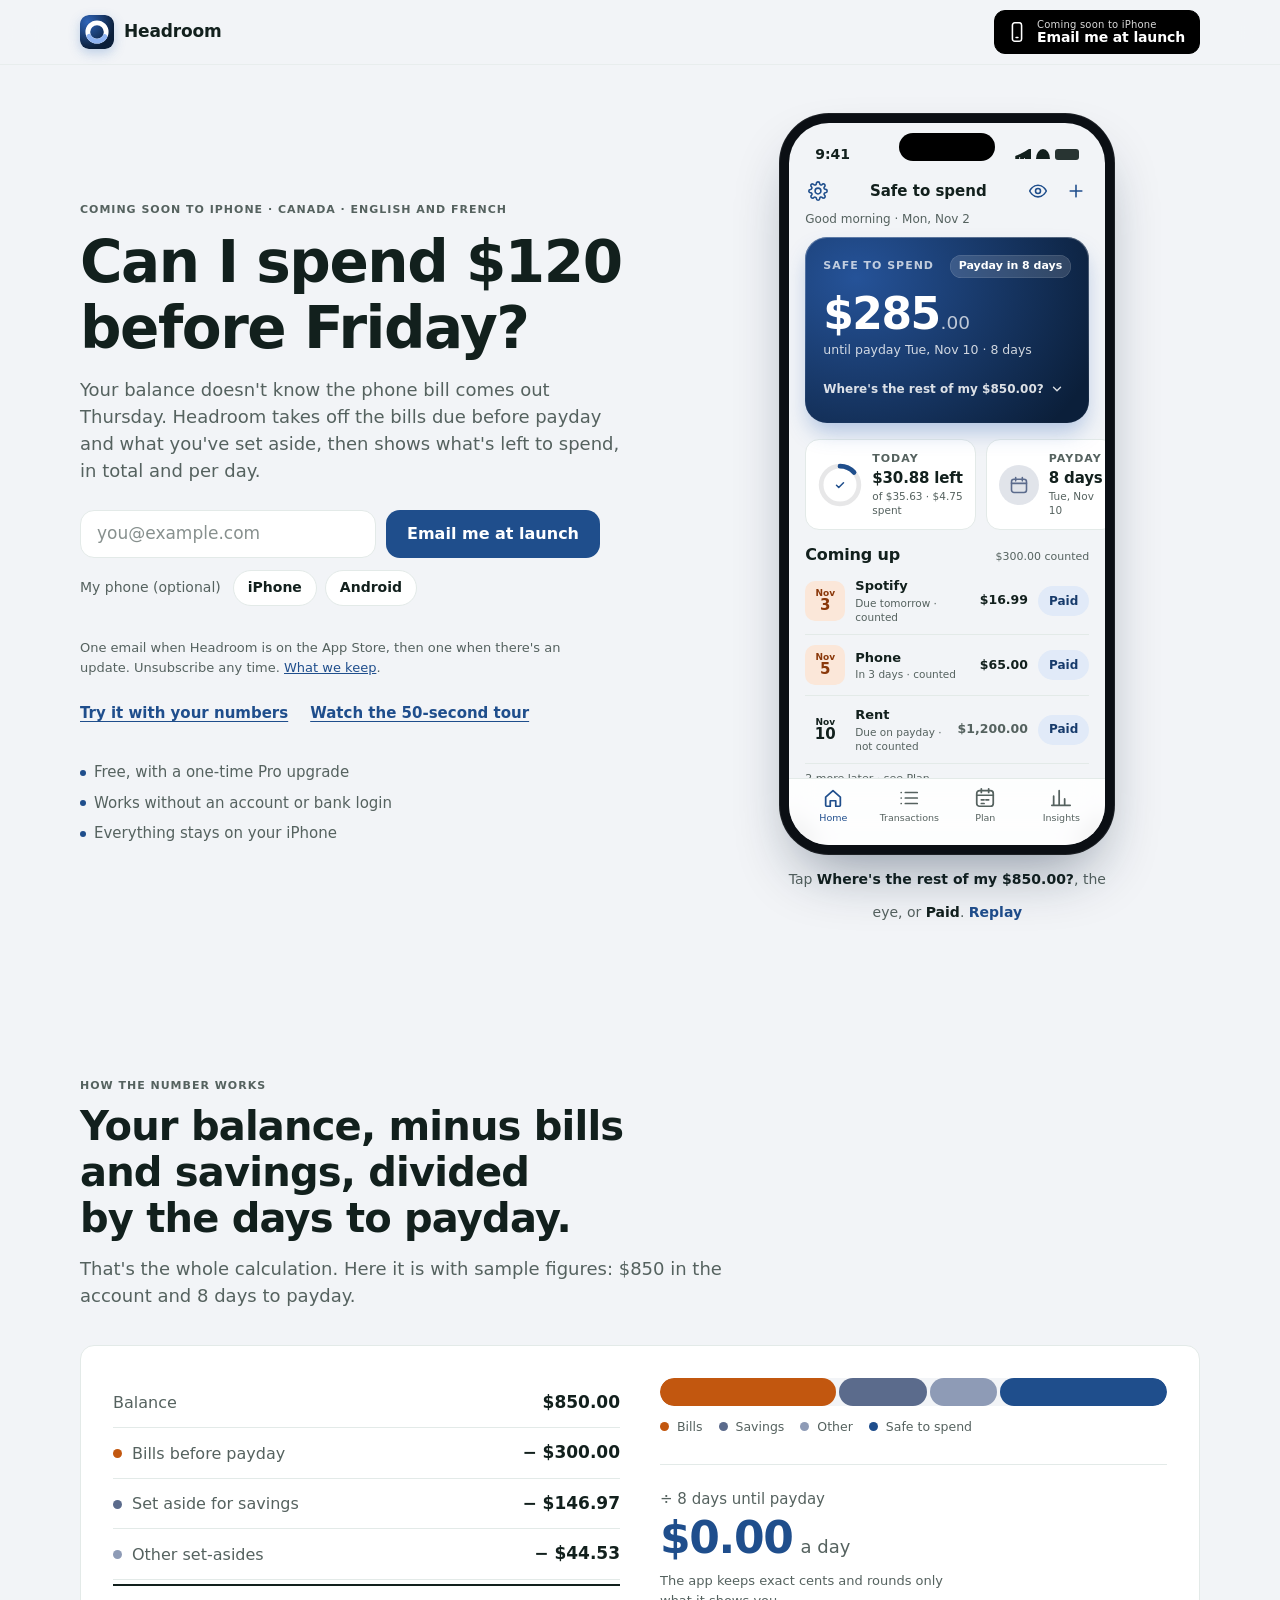
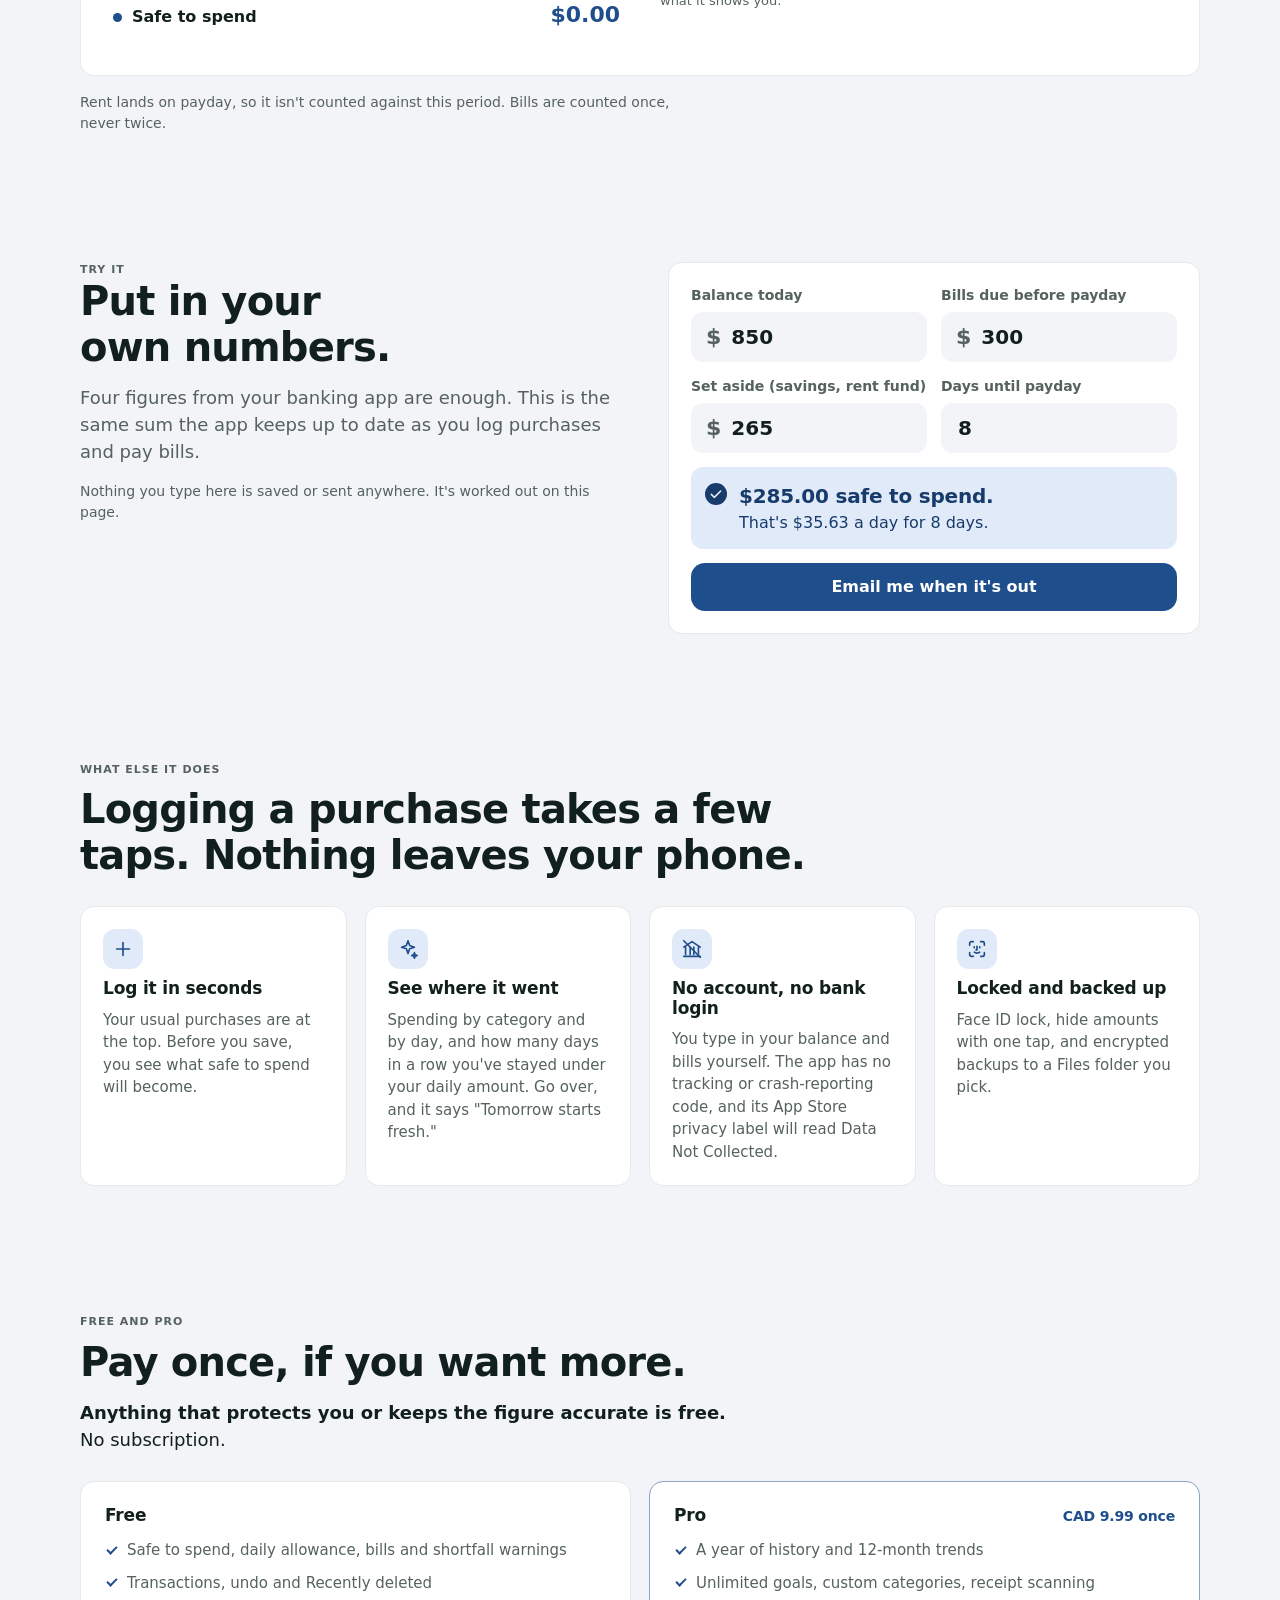
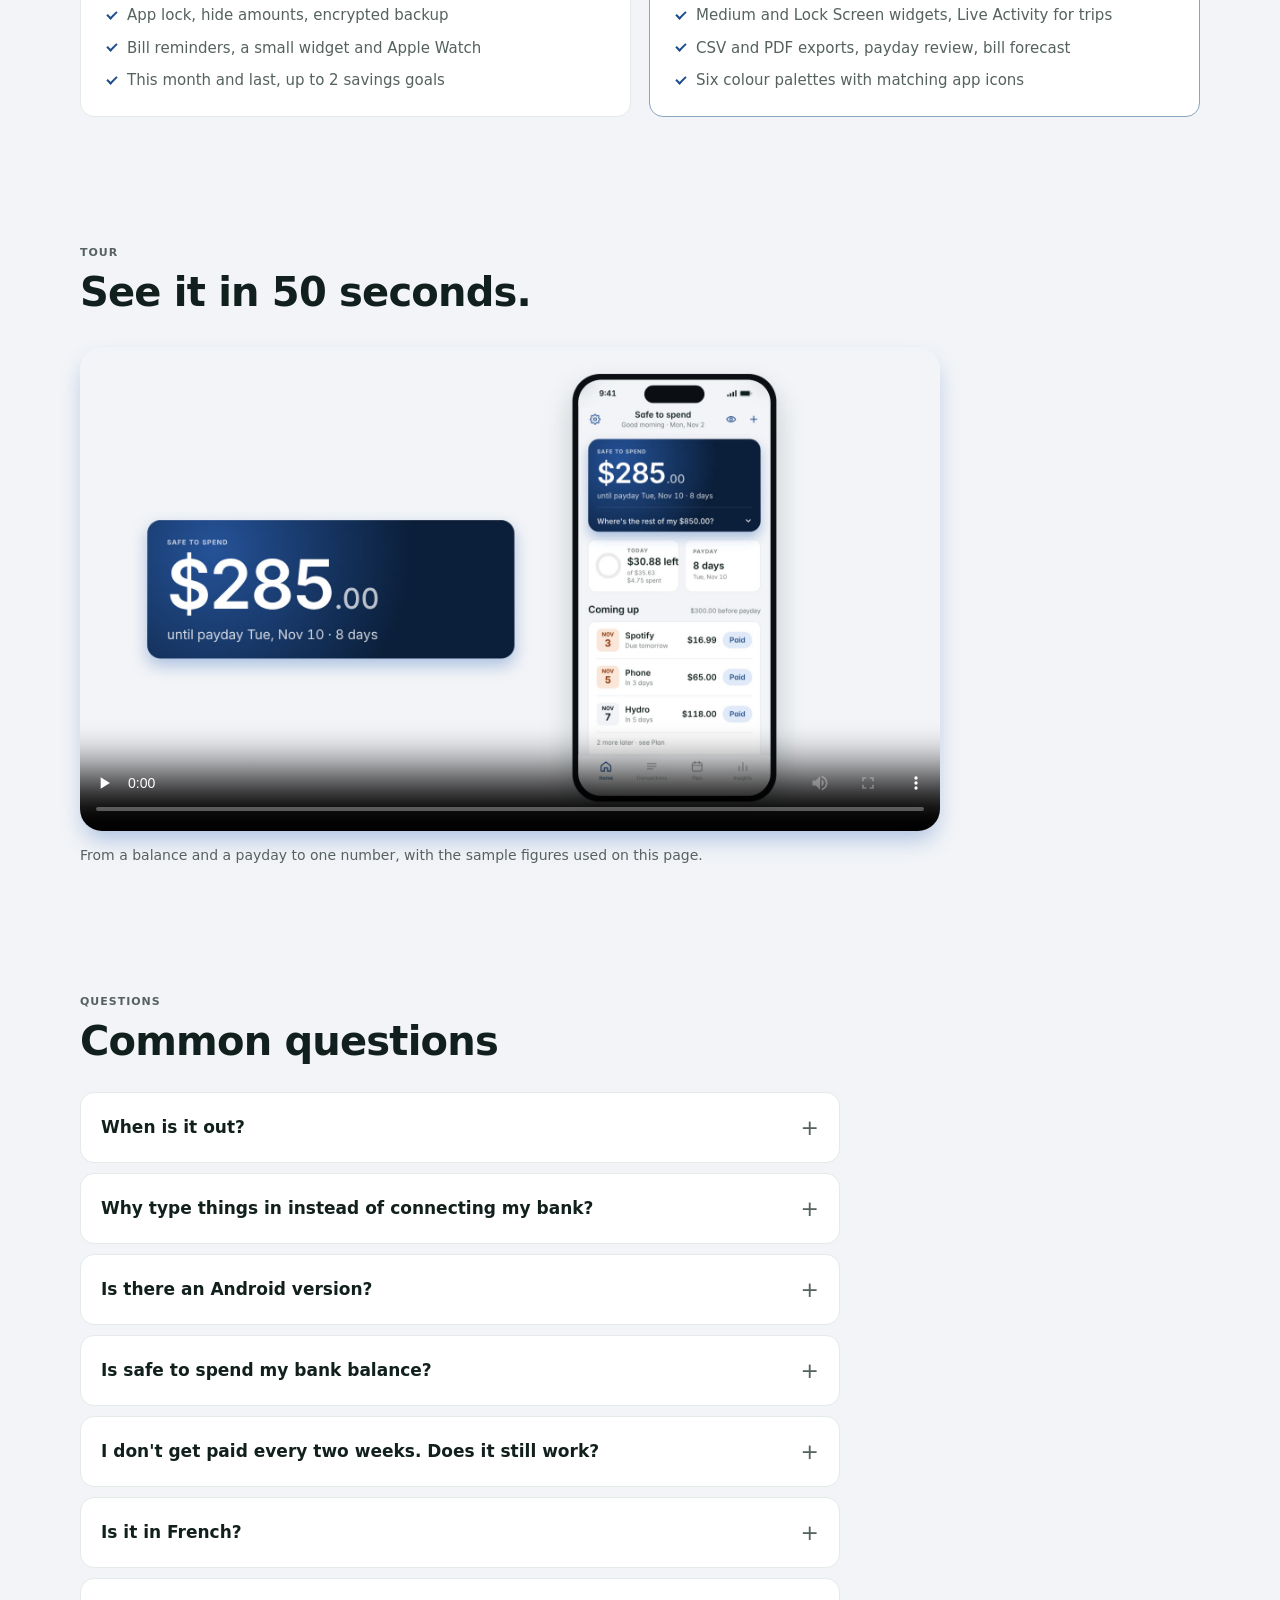
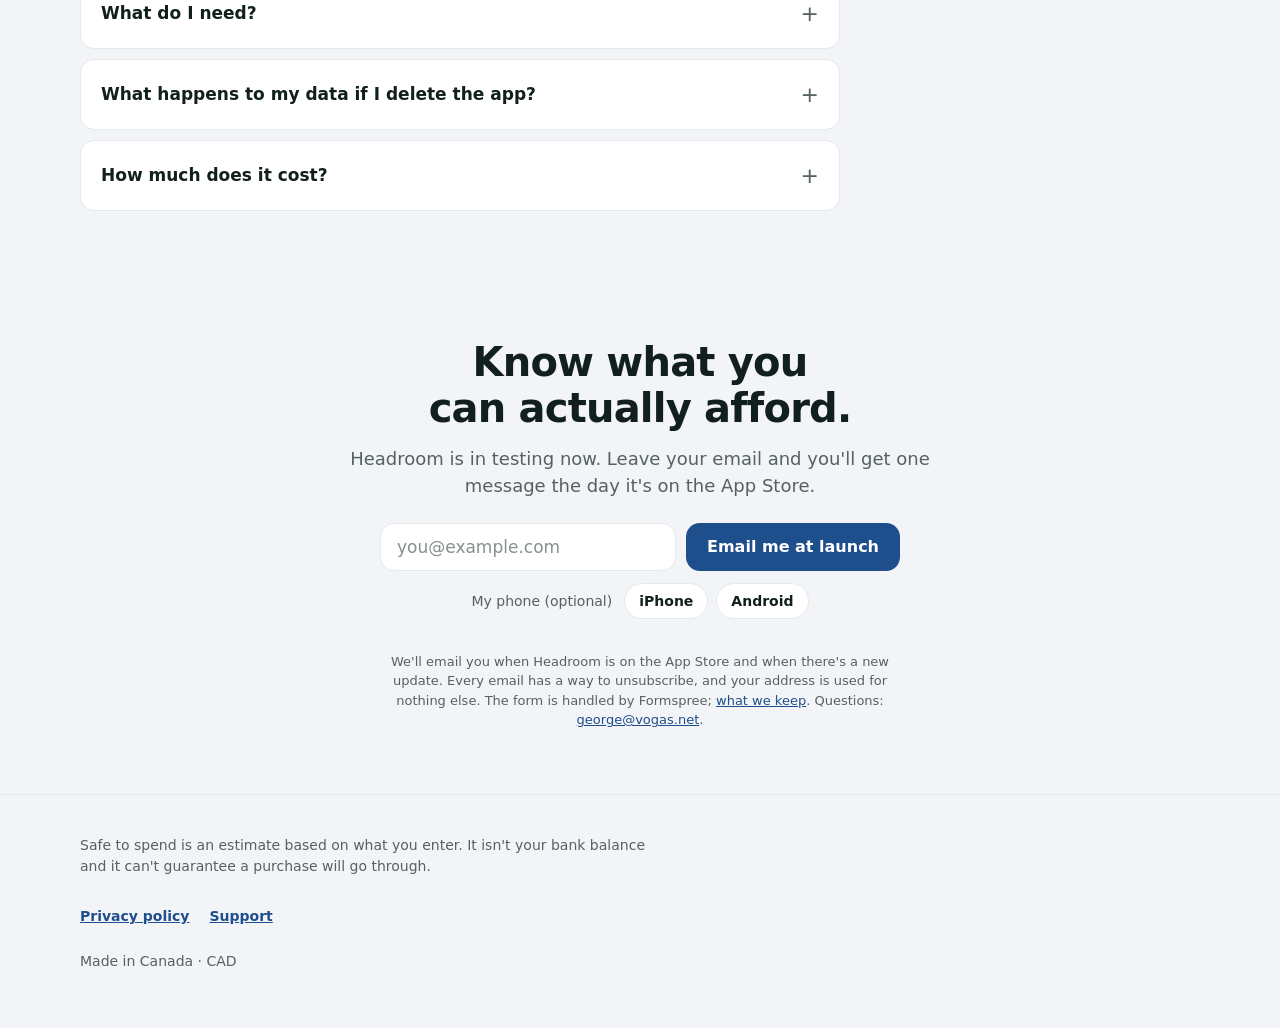
<file: index.html>
<!doctype html>
<html lang="en-CA">
<head>
<meta charset="utf-8">
<meta name="viewport" content="width=device-width, initial-scale=1, viewport-fit=cover">
<title>Headroom: safe to spend until payday (iPhone, Canada)</title>
<meta name="description" content="Headroom shows what's safe to spend until payday, after bills and savings. Private, offline, no bank login. Coming soon to iPhone in Canada. Free, with a one-time CAD 9.99 Pro upgrade.">
<meta name="color-scheme" content="light dark">
<meta name="theme-color" media="(prefers-color-scheme: light)" content="#F2F4F7">
<meta name="theme-color" media="(prefers-color-scheme: dark)" content="#0E1512">
<meta property="og:title" content="Headroom: safe to spend until payday">
<meta property="og:description" content="One number, until payday. What's safe to spend after bills and savings, on your iPhone, with no bank login.">
<meta property="og:type" content="website">
<meta property="og:url" content="https://gvogas.github.io/Spending-Tracker-pages/">
<meta property="og:image" content="https://gvogas.github.io/Spending-Tracker-pages/assets/promo-poster.jpg">
<meta name="twitter:card" content="summary_large_image">
<link rel="canonical" href="https://gvogas.github.io/Spending-Tracker-pages/">
<link rel="icon" href="data:image/svg+xml,%3Csvg xmlns='http://www.w3.org/2000/svg' viewBox='0 0 100 100'%3E%3Crect width='100' height='100' rx='22' fill='%230B1F3A'/%3E%3Ccircle cx='50' cy='50' r='27' fill='none' stroke='%23fff' stroke-width='14'/%3E%3Ccircle cx='50' cy='50' r='27' fill='none' stroke='%238FB4F2' stroke-width='14' stroke-dasharray='57 113' transform='rotate(30 50 50)'/%3E%3C/svg%3E">
<link rel="stylesheet" href="styles.css">
</head>
<body>
<a class="skip" href="#main">Skip to content</a>

<svg width="0" height="0" style="position:absolute" aria-hidden="true" focusable="false">
  <defs>
    <symbol id="i-gear" viewBox="0 0 24 24"><path d="M12 15.5a3.5 3.5 0 1 0 0-7 3.5 3.5 0 0 0 0 7Z"/><path d="M19.4 15a1.7 1.7 0 0 0 .3 1.8l.1.1a2 2 0 1 1-2.8 2.8l-.1-.1a1.7 1.7 0 0 0-1.8-.3 1.7 1.7 0 0 0-1 1.5V21a2 2 0 1 1-4 0v-.1a1.7 1.7 0 0 0-1.1-1.5 1.7 1.7 0 0 0-1.8.3l-.1.1a2 2 0 1 1-2.8-2.8l.1-.1a1.7 1.7 0 0 0 .3-1.8 1.7 1.7 0 0 0-1.5-1H3a2 2 0 1 1 0-4h.1a1.7 1.7 0 0 0 1.5-1.1 1.7 1.7 0 0 0-.3-1.8l-.1-.1a2 2 0 1 1 2.8-2.8l.1.1a1.7 1.7 0 0 0 1.8.3h.1a1.7 1.7 0 0 0 1-1.5V3a2 2 0 1 1 4 0v.1a1.7 1.7 0 0 0 1 1.5 1.7 1.7 0 0 0 1.8-.3l.1-.1a2 2 0 1 1 2.8 2.8l-.1.1a1.7 1.7 0 0 0-.3 1.8v.1a1.7 1.7 0 0 0 1.5 1H21a2 2 0 1 1 0 4h-.1a1.7 1.7 0 0 0-1.5 1Z"/></symbol>
    <symbol id="i-eye" viewBox="0 0 24 24"><path d="M2 12s3.5-7 10-7 10 7 10 7-3.5 7-10 7S2 12 2 12Z"/><circle cx="12" cy="12" r="3"/></symbol>
    <symbol id="i-eye-slash" viewBox="0 0 24 24"><path d="M3 3l18 18"/><path d="M10.6 5.3A10.6 10.6 0 0 1 12 5c6.5 0 10 7 10 7a17.4 17.4 0 0 1-2.6 3.6M6.4 6.6A17 17 0 0 0 2 12s3.5 7 10 7a10 10 0 0 0 4.3-1"/><path d="M9.9 9.9a3 3 0 0 0 4.2 4.2"/></symbol>
    <symbol id="i-plus" viewBox="0 0 24 24"><path d="M12 5v14M5 12h14"/></symbol>
    <symbol id="i-chevron" viewBox="0 0 24 24"><path d="M6 9l6 6 6-6"/></symbol>
    <symbol id="i-check" viewBox="0 0 24 24"><path d="M5 12.5l4.5 4.5L19 7.5"/></symbol>
    <symbol id="i-info" viewBox="0 0 24 24"><circle cx="12" cy="12" r="10"/><path d="M12 16v-5M12 8h.01"/></symbol>
    <symbol id="i-alert" viewBox="0 0 24 24"><circle cx="12" cy="12" r="10"/><path d="M12 8v5M12 16h.01"/></symbol>
    <symbol id="i-calendar" viewBox="0 0 24 24"><rect x="3" y="5" width="18" height="16" rx="3"/><path d="M3 10h18M8 3v4M16 3v4"/></symbol>
    <symbol id="i-sparkles" viewBox="0 0 24 24"><path d="M12 3l1.8 5.2L19 10l-5.2 1.8L12 17l-1.8-5.2L5 10l5.2-1.8L12 3ZM19 16l.8 2.2L22 19l-2.2.8L19 22l-.8-2.2L16 19l2.2-.8L19 16Z"/></symbol>
    <symbol id="i-home" viewBox="0 0 24 24"><path d="M4 11l8-7 8 7v9a1 1 0 0 1-1 1h-4v-6h-6v6H5a1 1 0 0 1-1-1v-9Z"/></symbol>
    <symbol id="i-list" viewBox="0 0 24 24"><path d="M8 6h13M8 12h13M8 18h13M3.5 6h.01M3.5 12h.01M3.5 18h.01"/></symbol>
    <symbol id="i-plan" viewBox="0 0 24 24"><rect x="3" y="4" width="18" height="17" rx="3"/><path d="M3 9h18M8 2v4M16 2v4M8 14h3M13 14h3M8 18h3"/></symbol>
    <symbol id="i-chart" viewBox="0 0 24 24"><path d="M4 20V10M10 20V4M16 20v-7M22 20H2"/></symbol>
    <symbol id="i-faceid" viewBox="0 0 24 24"><path d="M4 8V6a2 2 0 0 1 2-2h2M16 4h2a2 2 0 0 1 2 2v2M20 16v2a2 2 0 0 1-2 2h-2M8 20H6a2 2 0 0 1-2-2v-2"/><path d="M9 9.5v1M15 9.5v1M12 9v4h-1M9 15.5c.8.7 1.8 1 3 1s2.2-.3 3-1"/></symbol>
    <symbol id="i-bank-slash" viewBox="0 0 24 24"><path d="M3 10l9-6 9 6M5 10v8M10 10v8M14 10v8M19 10v8M3 20h18"/><path d="M3 3l18 18"/></symbol>
    <symbol id="i-phone" viewBox="0 0 24 24"><rect x="7" y="2" width="10" height="20" rx="2.5"/><path d="M11 18h2"/></symbol>
  </defs>
</svg>

<header class="nav">
  <div class="wrap nav-inner">
    <a class="brand" href="#top" aria-label="Headroom, back to top">
      <svg class="app-icon" viewBox="0 0 100 100" aria-hidden="true" focusable="false">
        <defs><radialGradient id="g-nav" cx="22%" cy="20%" r="80%"><stop offset="0" stop-color="#2E64B8"/><stop offset="1" stop-color="#0B1F3A"/></radialGradient></defs>
        <rect width="100" height="100" rx="23" fill="url(#g-nav)"/>
        <circle cx="50" cy="50" r="27" fill="none" stroke="#fff" stroke-width="14"/>
        <circle cx="50" cy="50" r="27" fill="none" stroke="#8FB4F2" stroke-width="14" stroke-dasharray="57 113" transform="rotate(30 50 50)"/>
      </svg>
      <span>Headroom</span>
    </a>
    <button type="button" class="store-badge pressable" id="store-badge">
      <svg aria-hidden="true" focusable="false"><use href="#i-phone"/></svg>
      <span class="store-badge-text"><small>Coming soon to iPhone</small>Email me at launch</span>
    </button>
  </div>
</header>

<main id="main">

<!-- 2. Hero -->
<section class="hero" id="top" aria-labelledby="hero-title">
  <div class="wrap hero-grid">
    <div class="hero-copy">
      <p class="eyebrow">Coming soon to iPhone · Canada · English and French</p>
      <h1 id="hero-title">Can I spend $120 before Friday?</h1>
      <p class="lede">Your balance doesn't know the phone bill comes out Thursday. Headroom takes off the bills due before payday and what you've set aside, then shows what's left to spend, in total and per day.</p>
      <form class="notify notify-hero js-notify" id="notify-hero" action="https://formspree.io/f/xpppegve" method="POST" novalidate>
        <input type="hidden" name="_subject" value="Headroom email list">
        <input type="hidden" name="list" value="launch and updates">
        <input type="hidden" name="placement" value="hero">
        <input type="hidden" name="ref" value="">
        <div class="notify-row">
          <label class="visually-hidden" for="notify-email-hero">Email address</label>
          <input class="notify-input js-notify-email" id="notify-email-hero" name="email" type="email" autocomplete="email" inputmode="email" required placeholder="you@example.com" aria-describedby="notify-status-hero notify-note-hero">
          <!-- Honeypot: people never see or fill it; Formspree drops submissions that do. -->
          <input class="visually-hidden" type="text" name="_gotcha" tabindex="-1" autocomplete="off" aria-hidden="true">
          <button class="btn btn-primary pressable js-notify-submit" type="submit">Email me at launch</button>
        </div>
        <fieldset class="notify-phone">
          <legend>My phone (optional)</legend>
          <label><input type="radio" name="phone" value="iPhone"><span>iPhone</span></label>
          <label><input type="radio" name="phone" value="Android"><span>Android</span></label>
        </fieldset>
        <p class="notify-status js-notify-status" id="notify-status-hero" role="status" aria-live="polite"></p>
        <p class="notify-note" id="notify-note-hero">One email when Headroom is on the App Store, then one when there's an update. Unsubscribe any time. <a href="privacy.html#email-list">What we keep</a>.</p>
      </form>
      <p class="hero-links"><a href="#try">Try it with your numbers</a><a href="#video">Watch the 50-second tour</a></p>
      <ul class="hero-points" aria-label="Highlights">
        <li>Free, with a one-time Pro upgrade</li>
        <li>Works without an account or bank login</li>
        <li>Everything stays on your iPhone</li>
      </ul>
    </div>

    <div class="hero-device">
      <div class="phone themed" id="hero-phone" data-theme="navy" role="group" aria-label="Interactive preview of the Home screen">
        <div class="screen">
          <div class="island" aria-hidden="true"></div>
          <div class="status" aria-hidden="true"><span>9:41</span><span class="status-icons"><i class="sig"></i><i class="wifi"></i><i class="bat"></i></span></div>
          <div class="navbar">
            <button type="button" class="nav-btn pressable" aria-label="Settings (preview)"><svg aria-hidden="true"><use href="#i-gear"/></svg></button>
            <span class="nav-title">Safe to spend</span>
            <span class="nav-right">
              <button type="button" class="nav-btn pressable js-hide-amounts" aria-pressed="false" aria-label="Hide amounts"><svg class="ic-eye" aria-hidden="true"><use href="#i-eye"/></svg><svg class="ic-eye-slash" aria-hidden="true"><use href="#i-eye-slash"/></svg></button>
              <button type="button" class="nav-btn pressable" aria-label="Add a transaction (preview)"><svg aria-hidden="true"><use href="#i-plus"/></svg></button>
            </span>
          </div>
          <div class="content" id="home-screen">
            <p class="greeting">Good morning · Mon, Nov 2</p>
            <section class="hero-card" aria-label="Safe to spend">
              <div class="hero-top"><span class="eyebrow on-hero">Safe to spend</span><span class="stamp">Payday in 8 days</span></div>
              <p class="money money-hero js-hero-figure amt" data-minor="28500" data-from="0" aria-label="Safe to spend, 285 dollars"><span class="whole">$0</span><span class="cents">.00</span></p>
              <p class="until">until payday Tue, Nov 10 · 8 days</p>
              <button type="button" class="hero-link pressable js-split-toggle" aria-expanded="false" aria-controls="split-card"><span class="js-split-label">Where's the rest of my <span class="amt" data-amt="$850.00">$850.00</span>?</span><svg class="chev" aria-hidden="true"><use href="#i-chevron"/></svg></button>
            </section>
            <div class="fold" id="split-card">
              <div class="fold-inner">
                <section class="card split" aria-label="Where your $850.00 is going">
                  <p class="split-title">Where your <span class="amt" data-amt="$850.00">$850.00</span> is going</p>
                  <div class="split-bar" aria-hidden="true">
                    <span class="seg bills" style="--w:35.3%"></span><span class="seg aside" style="--w:31.2%"></span><span class="seg safe" style="--w:33.5%"></span>
                  </div>
                  <ul class="legend">
                    <li><i class="dot bills"></i>Bills before payday<b class="amt" data-amt="$300.00">$300.00</b></li>
                    <li><i class="dot aside"></i>Set aside<b class="amt" data-amt="$265.00">$265.00</b></li>
                    <li><i class="dot safe"></i>Safe to spend<b class="amt" data-amt="$285.00">$285.00</b></li>
                  </ul>
                </section>
              </div>
            </div>
            <div class="tiles">
              <section class="card tile" aria-label="Today: $30.88 left of $35.63, $4.75 spent">
                <span class="ring" aria-hidden="true" style="--f:0.133"><svg viewBox="0 0 56 56"><circle class="track" cx="28" cy="28" r="24"/><circle class="fill" cx="28" cy="28" r="24"/></svg><svg class="ring-glyph"><use href="#i-check"/></svg></span>
                <span class="tile-text"><span class="eyebrow">Today</span><b class="tile-figure amt js-today-left" data-amt="$30.88">$30.88 left</b><span class="tile-sub">of <span class="amt" data-amt="$35.63">$35.63</span> · <span class="amt" data-amt="$4.75">$4.75</span> spent</span></span>
              </section>
              <section class="card tile" aria-label="Payday in 8 days, Tuesday November 10">
                <span class="tile-icon" aria-hidden="true"><svg><use href="#i-calendar"/></svg></span>
                <span class="tile-text"><span class="eyebrow">Payday</span><b class="tile-figure">8 days</b><span class="tile-sub">Tue, Nov 10</span></span>
              </section>
            </div>
            <section class="coming" aria-label="Coming up">
              <div class="coming-head"><h3>Coming up</h3><span class="amt" data-amt="$300.00">$300.00 counted</span></div>
              <div class="bills js-bills">
                <div class="bill-wrap">
                  <div class="bill" data-name="Spotify">
                    <span class="date soon" aria-hidden="true"><small>Nov</small><b>3</b></span>
                    <span class="bill-text"><b>Spotify</b><span>Due tomorrow · counted</span></span>
                    <b class="bill-amt amt" data-amt="$16.99">$16.99</b>
                    <button type="button" class="paid pressable js-pay" aria-label="Mark Spotify paid">Paid</button>
                  </div>
                </div>
                <div class="bill-wrap">
                  <div class="bill" data-name="Phone">
                    <span class="date soon" aria-hidden="true"><small>Nov</small><b>5</b></span>
                    <span class="bill-text"><b>Phone</b><span>In 3 days · counted</span></span>
                    <b class="bill-amt amt" data-amt="$65.00">$65.00</b>
                    <button type="button" class="paid pressable js-pay" aria-label="Mark Phone paid">Paid</button>
                  </div>
                </div>
                <div class="bill-wrap">
                  <div class="bill" data-name="Rent">
                    <span class="date" aria-hidden="true"><small>Nov</small><b>10</b></span>
                    <span class="bill-text"><b>Rent</b><span>Due on payday · not counted</span></span>
                    <b class="bill-amt amt muted" data-amt="$1,200.00">$1,200.00</b>
                    <button type="button" class="paid pressable js-pay" aria-label="Mark Rent paid">Paid</button>
                  </div>
                </div>
              </div>
              <p class="more">2 more later · see Plan</p>
              <p class="add-bill"><svg aria-hidden="true"><use href="#i-plus"/></svg>Add a bill</p>
            </section>
            <p class="foot-note">An estimate from what you've entered, not your bank balance · Bank check 3 days ago</p>
          </div>
          <nav class="tabbar" aria-label="App tabs (preview)">
            <span class="tab on"><svg aria-hidden="true"><use href="#i-home"/></svg>Home</span>
            <span class="tab"><svg aria-hidden="true"><use href="#i-list"/></svg>Transactions</span>
            <span class="tab"><svg aria-hidden="true"><use href="#i-plan"/></svg>Plan</span>
            <span class="tab"><svg aria-hidden="true"><use href="#i-chart"/></svg>Insights</span>
          </nav>
          <div class="banner js-banner" role="status" aria-live="polite"></div>
        </div>
      </div>
      <p class="device-hint">Tap <em>Where's the rest of my $850.00?</em>, the eye, or <em>Paid</em>. <button type="button" class="link-btn js-hero-replay">Replay</button></p>
    </div>
  </div>
</section>

<!-- 3. How the number works -->
<section class="section" id="how" aria-labelledby="how-title">
  <div class="wrap">
    <p class="eyebrow">How the number works</p>
    <h2 id="how-title">Your balance, minus bills and savings, divided by the days to payday.</h2>
    <p class="lede">That's the whole calculation. Here it is with sample figures: $850 in the account and 8 days to payday.</p>
    <div class="formula card" data-animate="formula">
      <ol class="formula-rows" aria-label="Sample calculation">
        <li><span class="f-label">Balance</span><b class="money f-fig" data-minor="85000" data-from="0">$850.00</b></li>
        <li><span class="f-label"><i class="dot bills"></i>Bills before payday</span><b class="money f-fig" data-minor="30000" data-from="0" data-prefix="− ">− $300.00</b></li>
        <li><span class="f-label"><i class="dot aside"></i>Set aside for savings</span><b class="money f-fig" data-minor="15000" data-from="0" data-prefix="− ">− $150.00</b></li>
        <li><span class="f-label"><i class="dot aside2"></i>Other set-asides</span><b class="money f-fig" data-minor="11500" data-from="0" data-prefix="− ">− $115.00</b></li>
        <li class="f-result"><span class="f-label"><i class="dot safe"></i>Safe to spend</span><b class="money f-fig accent" data-minor="28500" data-from="0">$285.00</b></li>
      </ol>
      <div class="formula-visual">
        <div class="stack" role="img" aria-label="Stacked bar of the $850.00 balance: $300.00 bills, $150.00 savings, $115.00 other set-asides, $285.00 safe to spend">
          <span class="seg bills" style="--w:35.3%"></span><span class="seg aside" style="--w:17.6%"></span><span class="seg aside2" style="--w:13.5%"></span><span class="seg safe" style="--w:33.5%"></span>
        </div>
        <ul class="legend legend-row" aria-hidden="true">
          <li><i class="dot bills"></i>Bills</li><li><i class="dot aside"></i>Savings</li><li><i class="dot aside2"></i>Other</li><li><i class="dot safe"></i>Safe to spend</li>
        </ul>
        <div class="daily">
          <span class="daily-label">÷ 8 days until payday</span>
          <p class="daily-figure"><b class="money f-day" data-minor="3563" data-from="0">$35.63</b> <span>a day</span></p>
          <p class="daily-note">The app keeps exact cents and rounds only what it shows you.</p>
        </div>
      </div>
    </div>
    <p class="small-note">Rent lands on payday, so it isn't counted against this period. Bills are counted once, never twice.</p>
  </div>
</section>

<!-- 4. Try it -->
<section class="section" id="try" aria-labelledby="try-title">
  <div class="wrap ask-grid">
    <div>
      <p class="eyebrow">Try it</p>
      <h2 id="try-title">Put in your own numbers.</h2>
      <p class="lede">Four figures from your banking app are enough. This is the same sum the app keeps up to date as you log purchases and pay bills.</p>
      <p class="small-note">Nothing you type here is saved or sent anywhere. It's worked out on this page.</p>
    </div>
    <form class="card ask-card" id="try-form" novalidate>
      <div class="try-fields">
        <label class="try-field"><span>Balance today</span><span class="field"><span class="field-symbol" aria-hidden="true">$</span><input name="balance" type="text" inputmode="decimal" autocomplete="off" value="850"></span></label>
        <label class="try-field"><span>Bills due before payday</span><span class="field"><span class="field-symbol" aria-hidden="true">$</span><input name="bills" type="text" inputmode="decimal" autocomplete="off" value="300"></span></label>
        <label class="try-field"><span>Set aside (savings, rent fund)</span><span class="field"><span class="field-symbol" aria-hidden="true">$</span><input name="aside" type="text" inputmode="decimal" autocomplete="off" value="265"></span></label>
        <label class="try-field"><span>Days until payday</span><span class="field"><input name="days" type="text" inputmode="numeric" autocomplete="off" value="8"></span></label>
      </div>
      <div class="answer try-answer" id="try-answer" role="status" aria-live="polite">
        <svg class="answer-icon" aria-hidden="true"><use href="#i-check"/></svg>
        <p><strong class="verdict">$285.00 safe to spend.</strong> <span class="detail">That's $35.63 a day for 8 days.</span></p>
      </div>
      <a class="btn btn-primary pressable js-try-cta" href="#notify-closing">Email me when it's out</a>
    </form>
  </div>
</section>

<!-- 5. Everything else, at a glance -->
<section class="section" id="features" aria-labelledby="features-title">
  <div class="wrap">
    <p class="eyebrow">What else it does</p>
    <h2 id="features-title">Logging a purchase takes a few taps. Nothing leaves your phone.</h2>
    <div class="privacy-grid">
      <div class="card p-item"><svg aria-hidden="true"><use href="#i-plus"/></svg><h3>Log it in seconds</h3><p>Your usual purchases are at the top. Before you save, you see what safe to spend will become.</p></div>
      <div class="card p-item"><svg aria-hidden="true"><use href="#i-sparkles"/></svg><h3>See where it went</h3><p>Spending by category and by day, and how many days in a row you've stayed under your daily amount. Go over, and it says "Tomorrow starts fresh."</p></div>
      <div class="card p-item"><svg aria-hidden="true"><use href="#i-bank-slash"/></svg><h3>No account, no bank login</h3><p>You type in your balance and bills yourself. The app has no tracking or crash-reporting code, and its App Store privacy label will read Data Not Collected.</p></div>
      <div class="card p-item"><svg aria-hidden="true"><use href="#i-faceid"/></svg><h3>Locked and backed up</h3><p>Face ID lock, hide amounts with one tap, and encrypted backups to a Files folder you pick.</p></div>
    </div>
  </div>
</section>

<!-- 5. Free vs Pro -->
<section class="section" id="pro" aria-labelledby="pro-title">
  <div class="wrap">
    <p class="eyebrow">Free and Pro</p>
    <h2 id="pro-title">Pay once, if you want more.</h2>
    <p class="lede pro-rule"><b>Anything that protects you or keeps the figure accurate is free.</b> No subscription.</p>
    <div class="plans">
      <div class="card plan">
        <h3>Free</h3>
        <ul>
          <li>Safe to spend, daily allowance, bills and shortfall warnings</li>
          <li>Transactions, undo and Recently deleted</li>
          <li>App lock, hide amounts, encrypted backup</li>
          <li>Bill reminders, a small widget and Apple Watch</li>
          <li>This month and last, up to 2 savings goals</li>
        </ul>
      </div>
      <div class="card plan plan-pro">
        <h3>Pro <span>CAD 9.99 once</span></h3>
        <ul>
          <li>A year of history and 12-month trends</li>
          <li>Unlimited goals, custom categories, receipt scanning</li>
          <li>Medium and Lock Screen widgets, Live Activity for trips</li>
          <li>CSV and PDF exports, payday review, bill forecast</li>
          <li>Six colour palettes with matching app icons</li>
        </ul>
      </div>
    </div>
  </div>
</section>

<!-- 10. Video -->
<section class="section" id="video" aria-labelledby="video-title">
  <div class="wrap">
    <p class="eyebrow">Tour</p>
    <h2 id="video-title">See it in 50 seconds.</h2>
    <figure class="video-frame">
      <video class="js-promo" controls playsinline preload="none" poster="assets/promo-poster.jpg" aria-label="Headroom promo video">
        <source src="assets/promo.mp4" type="video/mp4">
        <a class="video-fallback" href="assets/promo.mp4"><img src="assets/promo-poster.jpg" alt=""><span>Watch the video</span></a>
      </video>
      <figcaption>From a balance and a payday to one number, with the sample figures used on this page.</figcaption>
    </figure>
  </div>
</section>

<!-- 11. Questions -->
<section class="section" id="faq" aria-labelledby="faq-title">
  <div class="wrap">
    <p class="eyebrow">Questions</p>
    <h2 id="faq-title">Common questions</h2>
    <div class="faq">
      <details class="card"><summary>When is it out?</summary><p>It's in testing now. People on the list hear first, and some will be invited to try it early.</p></details>
      <details class="card"><summary>Why type things in instead of connecting my bank?</summary><p>So nothing about your money leaves your phone. Bills repeat on their own once you've added them, and most days there's only a purchase or two to log.</p></details>
      <details class="card"><summary>Is there an Android version?</summary><p>Not yet. Pick Android on the sign-up form and we'll count it.</p></details>
      <details class="card"><summary>Is safe to spend my bank balance?</summary><p>No. It's an estimate from the balance, bills and set-asides you enter, so it's as current as what you've typed. Compare it with your bank now and then, and update the balance if they differ.</p></details>
      <details class="card"><summary>I don't get paid every two weeks. Does it still work?</summary><p>Yes. Pick weekly, every two weeks, twice a month or monthly, or enter each next payday yourself.</p></details>
      <details class="card"><summary>Is it in French?</summary><p>Yes. The app is in English and French (Canada), and every amount is in Canadian dollars.</p></details>
      <details class="card"><summary>What do I need?</summary><p>An iPhone on iOS 26 or later. The Apple Watch app is optional and needs watchOS 26.</p></details>
      <details class="card"><summary>What happens to my data if I delete the app?</summary><p>Your data lives only on your iPhone, so deleting the app deletes it. Turn on the weekly encrypted backup and you can restore it from your Files folder.</p></details>
      <details class="card"><summary>How much does it cost?</summary><p>The app is free. Pro is a one-time CAD 9.99 purchase with no subscription. If a purchase is refunded, Pro turns off and nothing you entered is lost or hidden.</p></details>
    </div>
  </div>
</section>

<!-- 12. Closing call to action -->
<section class="section closing" aria-labelledby="closing-title">
  <div class="wrap">
    <h2 id="closing-title">Know what you can actually afford.</h2>
    <p class="lede">Headroom is in testing now. Leave your email and you'll get one message the day it's on the App Store.</p>
    <!-- Without JavaScript this posts normally and Formspree shows its own thank-you page. -->
    <form class="notify js-notify" id="notify-closing" action="https://formspree.io/f/xpppegve" method="POST" novalidate>
      <input type="hidden" name="_subject" value="Headroom email list">
      <input type="hidden" name="list" value="launch and updates">
      <input type="hidden" name="placement" value="closing">
      <input type="hidden" name="ref" value="">
      <div class="notify-row">
        <label class="visually-hidden" for="notify-email-closing">Email address</label>
        <input class="notify-input js-notify-email" id="notify-email-closing" name="email" type="email" autocomplete="email" inputmode="email" required placeholder="you@example.com" aria-describedby="notify-status-closing notify-note-closing">
        <!-- Honeypot: people never see or fill it; Formspree drops submissions that do. -->
        <input class="visually-hidden" type="text" name="_gotcha" tabindex="-1" autocomplete="off" aria-hidden="true">
        <button class="btn btn-primary pressable js-notify-submit" type="submit">Email me at launch</button>
      </div>
      <fieldset class="notify-phone">
        <legend>My phone (optional)</legend>
        <label><input type="radio" name="phone" value="iPhone"><span>iPhone</span></label>
        <label><input type="radio" name="phone" value="Android"><span>Android</span></label>
      </fieldset>
      <p class="notify-status js-notify-status" id="notify-status-closing" role="status" aria-live="polite"></p>
      <p class="notify-note" id="notify-note-closing">We'll email you when Headroom is on the App Store and when there's a new update. Every email has a way to unsubscribe, and your address is used for nothing else. The form is handled by Formspree; <a href="privacy.html#email-list">what we keep</a>. Questions: <a href="mailto:george@vogas.net">george@vogas.net</a>.</p>
    </form>
  </div>
</section>

</main>

<footer class="footer">
  <div class="wrap">
    <p class="disclaimer">Safe to spend is an estimate based on what you enter. It isn't your bank balance and it can't guarantee a purchase will go through.</p>
    <nav class="footer-links" aria-label="Footer">
      <a href="privacy.html">Privacy policy</a>
      <a href="support.html">Support</a>
    </nav>
    <p class="made">Made in Canada · CAD</p>
  </div>
</footer>

<div class="banner page-banner js-page-banner" role="status" aria-live="polite"></div>

<script src="script.js" defer></script>
</body>
</html>
</file>
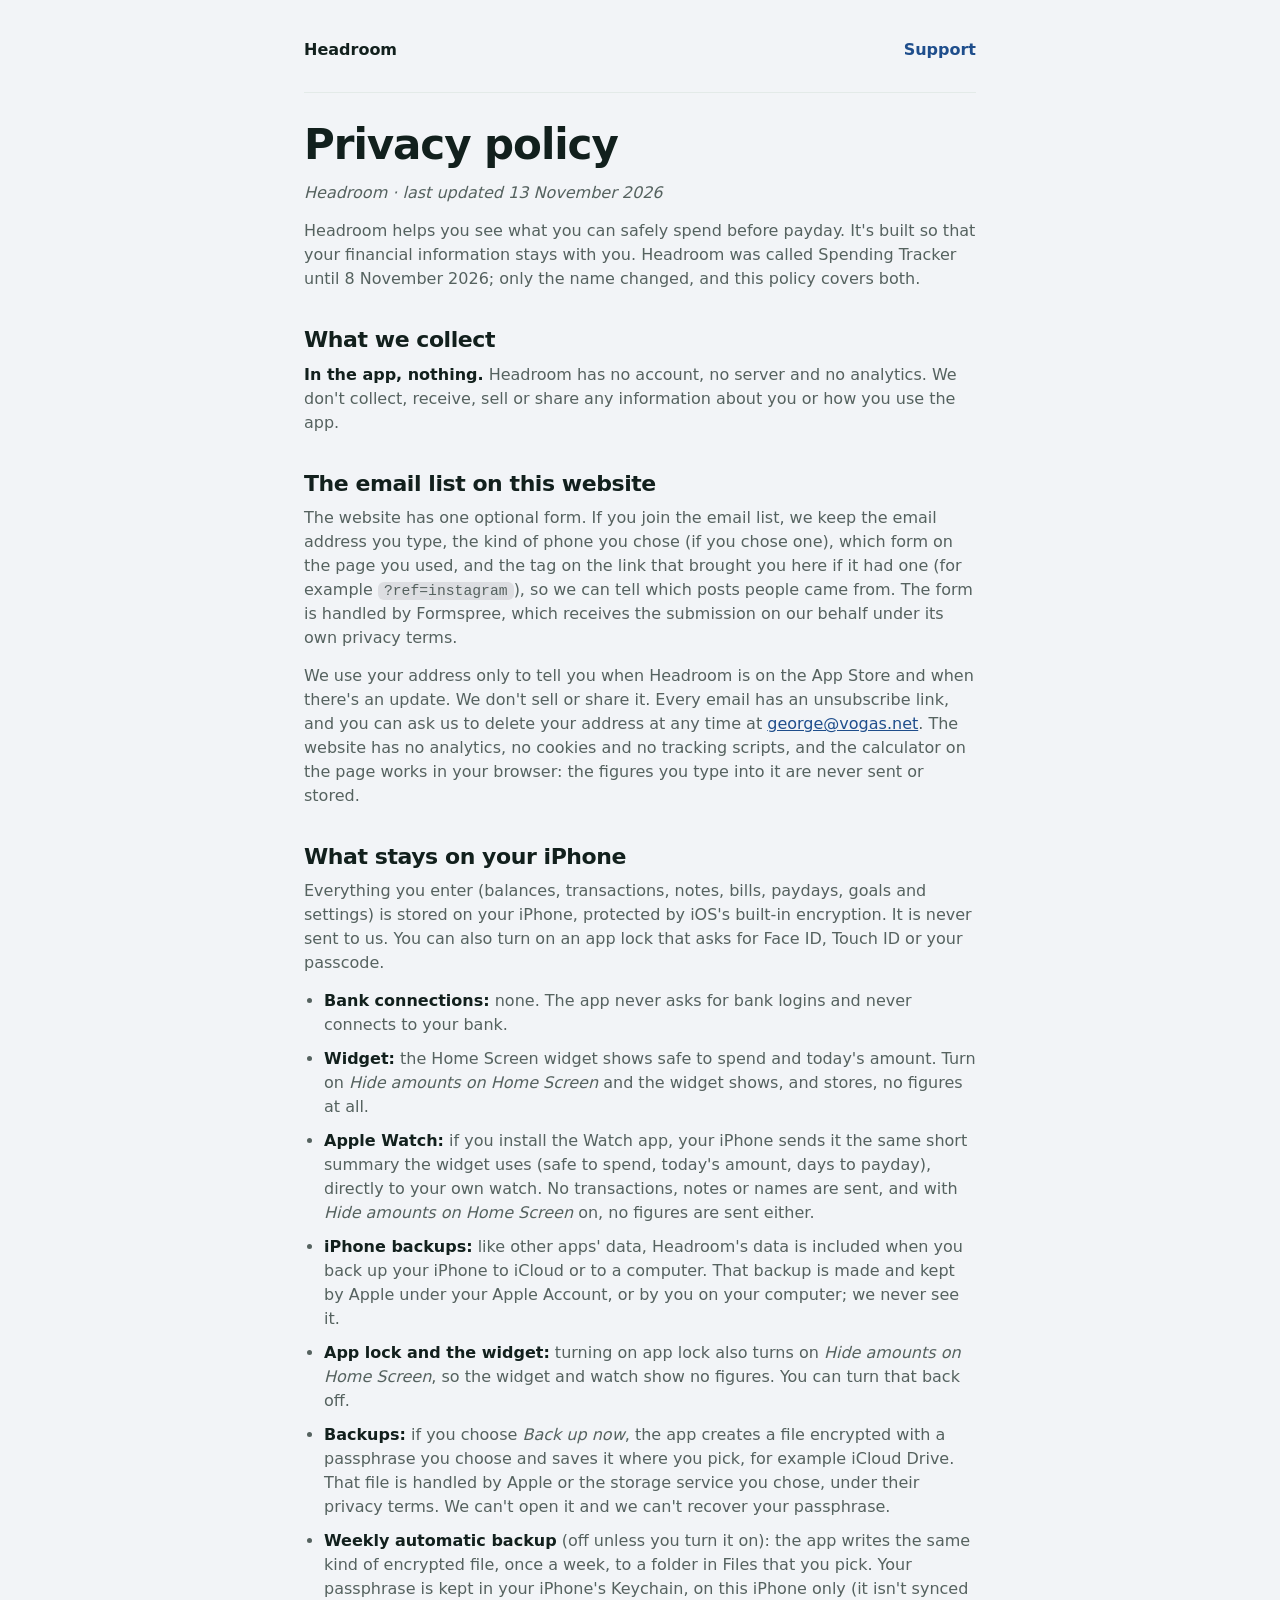
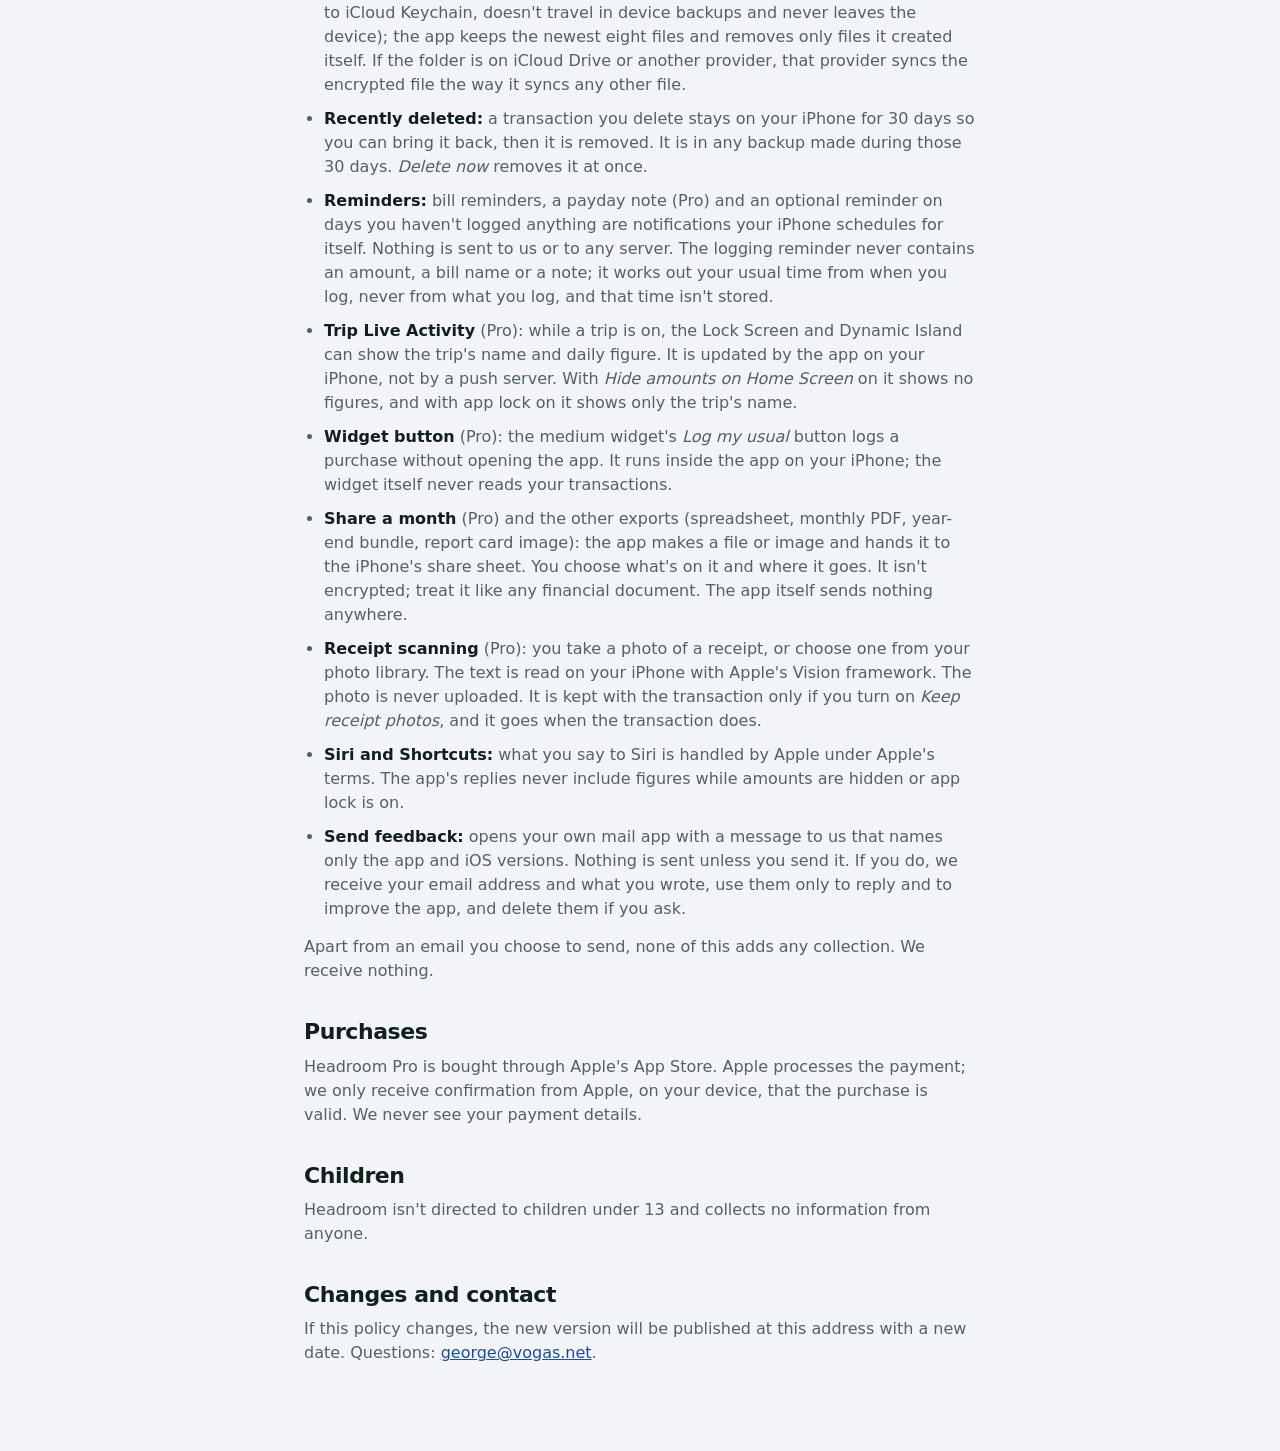
<file: privacy.html>
<!doctype html>
<html lang="en-CA">
<head>
<meta charset="utf-8">
<meta name="viewport" content="width=device-width, initial-scale=1">
<title>Privacy policy · Headroom</title>
<meta name="color-scheme" content="light dark">
<link rel="stylesheet" href="styles.css">
</head>
<body class="doc">
<nav><a href="index.html">Headroom</a><a href="support.html">Support</a></nav>

<h1>Privacy policy</h1>

<p><em>Headroom · last updated 13 November 2026</em></p>

<p>Headroom helps you see what you can safely spend before payday. It's built so that your financial information stays with you. Headroom was called Spending Tracker until 8 November 2026; only the name changed, and this policy covers both.</p>

<h2>What we collect</h2>

<p><strong>In the app, nothing.</strong> Headroom has no account, no server and no analytics. We don't collect, receive, sell or share any information about you or how you use the app.</p>

<h2 id="email-list">The email list on this website</h2>

<p>The website has one optional form. If you join the email list, we keep the email address you type, the kind of phone you chose (if you chose one), which form on the page you used, and the tag on the link that brought you here if it had one (for example <code>?ref=instagram</code>), so we can tell which posts people came from. The form is handled by Formspree, which receives the submission on our behalf under its own privacy terms.</p>

<p>We use your address only to tell you when Headroom is on the App Store and when there's an update. We don't sell or share it. Every email has an unsubscribe link, and you can ask us to delete your address at any time at <a href="mailto:george@vogas.net">george@vogas.net</a>. The website has no analytics, no cookies and no tracking scripts, and the calculator on the page works in your browser: the figures you type into it are never sent or stored.</p>

<h2>What stays on your iPhone</h2>

<p>Everything you enter (balances, transactions, notes, bills, paydays, goals and settings) is stored on your iPhone, protected by iOS's built-in encryption. It is never sent to us. You can also turn on an app lock that asks for Face ID, Touch ID or your passcode.</p>

<ul>
<li><strong>Bank connections:</strong> none. The app never asks for bank logins and never connects to your bank.</li>
<li><strong>Widget:</strong> the Home Screen widget shows safe to spend and today's amount. Turn on <em>Hide amounts on Home Screen</em> and the widget shows, and stores, no figures at all.</li>
<li><strong>Apple Watch:</strong> if you install the Watch app, your iPhone sends it the same short summary the widget uses (safe to spend, today's amount, days to payday), directly to your own watch. No transactions, notes or names are sent, and with <em>Hide amounts on Home Screen</em> on, no figures are sent either.</li>
<li><strong>iPhone backups:</strong> like other apps' data, Headroom's data is included when you back up your iPhone to iCloud or to a computer. That backup is made and kept by Apple under your Apple Account, or by you on your computer; we never see it.</li>
<li><strong>App lock and the widget:</strong> turning on app lock also turns on <em>Hide amounts on Home Screen</em>, so the widget and watch show no figures. You can turn that back off.</li>
<li><strong>Backups:</strong> if you choose <em>Back up now</em>, the app creates a file encrypted with a passphrase you choose and saves it where you pick, for example iCloud Drive. That file is handled by Apple or the storage service you chose, under their privacy terms. We can't open it and we can't recover your passphrase.</li>
<li><strong>Weekly automatic backup</strong> (off unless you turn it on): the app writes the same kind of encrypted file, once a week, to a folder in Files that you pick. Your passphrase is kept in your iPhone's Keychain, on this iPhone only (it isn't synced to iCloud Keychain, doesn't travel in device backups and never leaves the device); the app keeps the newest eight files and removes only files it created itself. If the folder is on iCloud Drive or another provider, that provider syncs the encrypted file the way it syncs any other file.</li>
<li><strong>Recently deleted:</strong> a transaction you delete stays on your iPhone for 30 days so you can bring it back, then it is removed. It is in any backup made during those 30 days. <em>Delete now</em> removes it at once.</li>
<li><strong>Reminders:</strong> bill reminders, a payday note (Pro) and an optional reminder on days you haven't logged anything are notifications your iPhone schedules for itself. Nothing is sent to us or to any server. The logging reminder never contains an amount, a bill name or a note; it works out your usual time from when you log, never from what you log, and that time isn't stored.</li>
<li><strong>Trip Live Activity</strong> (Pro): while a trip is on, the Lock Screen and Dynamic Island can show the trip's name and daily figure. It is updated by the app on your iPhone, not by a push server. With <em>Hide amounts on Home Screen</em> on it shows no figures, and with app lock on it shows only the trip's name.</li>
<li><strong>Widget button</strong> (Pro): the medium widget's <em>Log my usual</em> button logs a purchase without opening the app. It runs inside the app on your iPhone; the widget itself never reads your transactions.</li>
<li><strong>Share a month</strong> (Pro) and the other exports (spreadsheet, monthly PDF, year-end bundle, report card image): the app makes a file or image and hands it to the iPhone's share sheet. You choose what's on it and where it goes. It isn't encrypted; treat it like any financial document. The app itself sends nothing anywhere.</li>
<li><strong>Receipt scanning</strong> (Pro): you take a photo of a receipt, or choose one from your photo library. The text is read on your iPhone with Apple's Vision framework. The photo is never uploaded. It is kept with the transaction only if you turn on <em>Keep receipt photos</em>, and it goes when the transaction does.</li>
<li><strong>Siri and Shortcuts:</strong> what you say to Siri is handled by Apple under Apple's terms. The app's replies never include figures while amounts are hidden or app lock is on.</li>
<li><strong>Send feedback:</strong> opens your own mail app with a message to us that names only the app and iOS versions. Nothing is sent unless you send it. If you do, we receive your email address and what you wrote, use them only to reply and to improve the app, and delete them if you ask.</li>
</ul>

<p>Apart from an email you choose to send, none of this adds any collection. We receive nothing.</p>

<h2>Purchases</h2>

<p>Headroom Pro is bought through Apple's App Store. Apple processes the payment; we only receive confirmation from Apple, on your device, that the purchase is valid. We never see your payment details.</p>

<h2>Children</h2>

<p>Headroom isn't directed to children under 13 and collects no information from anyone.</p>

<h2>Changes and contact</h2>

<p>If this policy changes, the new version will be published at this address with a new date. Questions: <a href="mailto:george@vogas.net">george@vogas.net</a>.</p>
</body>
</html>
</file>
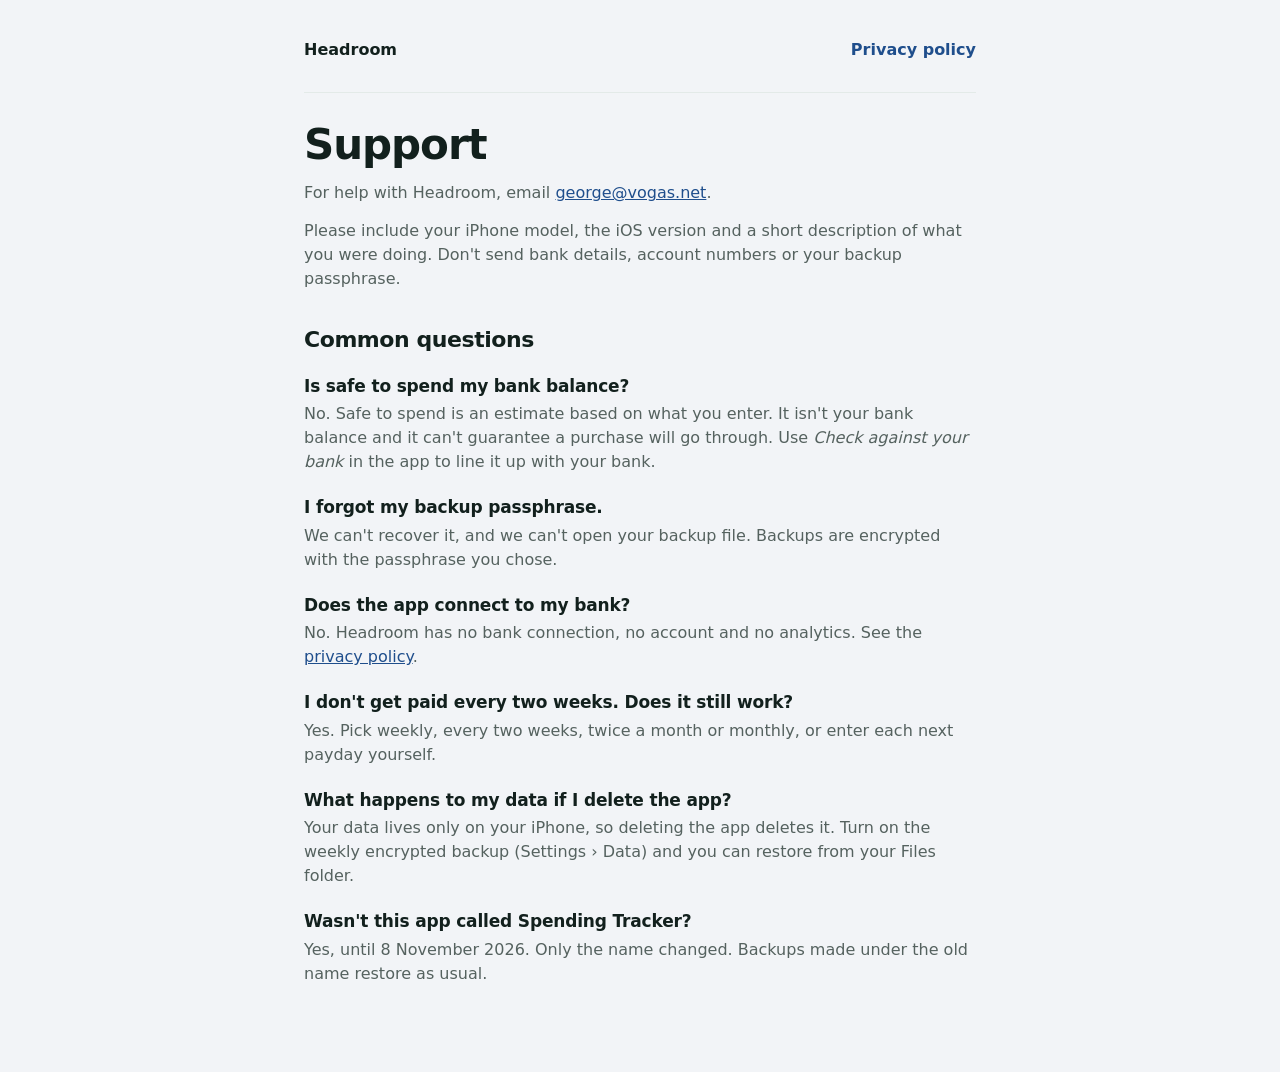
<file: support.html>
<!doctype html>
<html lang="en-CA">
<head>
<meta charset="utf-8">
<meta name="viewport" content="width=device-width, initial-scale=1">
<title>Support · Headroom</title>
<meta name="color-scheme" content="light dark">
<link rel="stylesheet" href="styles.css">
</head>
<body class="doc">
<nav><a href="index.html">Headroom</a><a href="privacy.html">Privacy policy</a></nav>

<h1>Support</h1>

<p>For help with Headroom, email <a href="mailto:george@vogas.net">george@vogas.net</a>.</p>

<p>Please include your iPhone model, the iOS version and a short description of what you were doing. Don't send bank details, account numbers or your backup passphrase.</p>

<h2>Common questions</h2>

<h3>Is safe to spend my bank balance?</h3>
<p>No. Safe to spend is an estimate based on what you enter. It isn't your bank balance and it can't guarantee a purchase will go through. Use <em>Check against your bank</em> in the app to line it up with your bank.</p>

<h3>I forgot my backup passphrase.</h3>
<p>We can't recover it, and we can't open your backup file. Backups are encrypted with the passphrase you chose.</p>

<h3>Does the app connect to my bank?</h3>
<p>No. Headroom has no bank connection, no account and no analytics. See the <a href="privacy.html">privacy policy</a>.</p>

<h3>I don't get paid every two weeks. Does it still work?</h3>
<p>Yes. Pick weekly, every two weeks, twice a month or monthly, or enter each next payday yourself.</p>

<h3>What happens to my data if I delete the app?</h3>
<p>Your data lives only on your iPhone, so deleting the app deletes it. Turn on the weekly encrypted backup (Settings › Data) and you can restore from your Files folder.</p>

<h3>Wasn't this app called Spending Tracker?</h3>
<p>Yes, until 8 November 2026. Only the name changed. Backups made under the old name restore as usual.</p>
</body>
</html>
</file>
<file: styles.css>
/* Headroom — marketing site. Tokens mirror SpendingTracker/Shared/Theme.swift. */

:root {
  color-scheme: light dark;
  --page: #F2F4F7;
  --card: #FFFFFF;
  --hairline: #E3EAE8;
  --text: #12201D;
  --text-2: #55625F;
  --fill: rgba(120, 120, 128, .18);
  --accent: #1F4E8C;
  --soft: #E1EAF8;
  --on-soft: #173B6B;
  --on-accent: #FFFFFF;
  --hero-base: #0B1F3A;
  --hero-glow: #2E64B8;
  --on-hero: #FFFFFF;
  --seg: #8FB4F2;
  --orange: #C2570F;
  --on-orange: #FFFFFF;
  --warn-bg: #FBE7D9;
  --warn-text: #8A380A;
  --aside: #5B6B8C;
  --aside2: #8E9BB6;
  --ink: #12201D;
  --banner-teal: #5CC7B8;
  --bezel: #0B0F14;
  --c0: #0B6158; --c1: #C2570F; --c2: #2F6FB0; --c3: #8E5BB5; --c4: #B08A1E;
  --snappy: .28s cubic-bezier(.2, .7, .2, 1);
  --smooth: .5s cubic-bezier(.25, .8, .25, 1);
  --spring: .45s cubic-bezier(.2, 1.25, .4, 1);
  --radius-card: 14px;
  --radius-hero: 22px;
  --gutter: 16px;
}

@media (prefers-color-scheme: dark) {
  :root {
    --page: #0E1512;
    --card: #171E1C;
    --hairline: #2C3432;
    --text: #F4FBF9;
    --text-2: #A3AEAA;
    --fill: rgba(120, 120, 128, .32);
    --accent: #8FB4F2;
    --soft: #16243A;
    --on-soft: #C9DBF8;
    --on-accent: #071528;
    --hero-base: #071528;
    --hero-glow: #2A5AA8;
    --on-hero: #F4FBF9;
    --orange: #F0A060;
    --on-orange: #2C150A;
    --warn-bg: #3A2618;
    --warn-text: #FFC59E;
    --aside: #A9B6D6;
    --aside2: #7F8DAF;
    --ink: #2A3A37;
    --bezel: #1C2522;
    --c0: #5CC7B8; --c1: #F0A060; --c2: #7FB2E8; --c3: #C9A3E8; --c4: #E5C861;
  }
}

/* Pro themes: the accent family follows the choice, as Appearance does in the app. */
.themed[data-theme="teal"]     { --accent: #0B6158; --soft: #DDEEEA; --on-soft: #0B4A43; --hero-base: #0A3A35; --hero-glow: #1E8F80; --seg: #5CC7B8; }
.themed[data-theme="indigo"]   { --accent: #3B3FB6; --soft: #E3E4F8; --on-soft: #2A2D8A; --hero-base: #1E2152; --hero-glow: #5C61D8; --seg: #8E92F0; }
.themed[data-theme="plum"]     { --accent: #8E3B8A; --soft: #F3E2F2; --on-soft: #6E2A6B; --hero-base: #4A1E48; --hero-glow: #B455AE; --seg: #D98BD4; }
.themed[data-theme="forest"]   { --accent: #2E6B3A; --soft: #E0EFE3; --on-soft: #235229; --hero-base: #1B3F23; --hero-glow: #3F8F4F; --seg: #7FCB8F; }
.themed[data-theme="graphite"] { --accent: #3E4E4A; --soft: #E6EAE9; --on-soft: #2A3633; --hero-base: #24302D; --hero-glow: #56706A; --seg: #A9B8B4; }
@media (prefers-color-scheme: dark) {
  .themed[data-theme="teal"]     { --accent: #5CC7B8; --soft: #1D3633; --on-soft: #BFE8E0; --hero-base: #06201D; --hero-glow: #1A7A6D; --on-accent: #06201D; }
  .themed[data-theme="indigo"]   { --accent: #8E92F0; --soft: #1F2140; --on-soft: #C8CAFA; --hero-base: #101233; --hero-glow: #4A4FC2; --on-accent: #101233; }
  .themed[data-theme="plum"]     { --accent: #D98BD4; --soft: #3A1E39; --on-soft: #F0C4EC; --hero-base: #2A102A; --hero-glow: #9A4595; --on-accent: #2A102A; }
  .themed[data-theme="forest"]   { --accent: #7FCB8F; --soft: #1E3324; --on-soft: #C3E8CB; --hero-base: #0E2414; --hero-glow: #357A43; --on-accent: #0E2414; }
  .themed[data-theme="graphite"] { --accent: #A9B8B4; --soft: #2A302E; --on-soft: #D6DEDC; --hero-base: #151B19; --hero-glow: #46605A; --on-accent: #151B19; }
}

/* Base */
*, *::before, *::after { box-sizing: border-box; }
html { -webkit-text-size-adjust: 100%; scroll-behavior: smooth; }
body {
  margin: 0;
  background: var(--page);
  color: var(--text);
  font-family: -apple-system, BlinkMacSystemFont, "SF Pro Text", "Inter", system-ui, sans-serif;
  font-size: 16px;
  line-height: 1.5;
  font-variant-numeric: tabular-nums;
  font-feature-settings: "tnum" 1, "cv11" 1;
  -webkit-font-smoothing: antialiased;
  overflow-x: hidden;
}
h1, h2, h3 { margin: 0; line-height: 1.15; letter-spacing: -.02em; font-weight: 600; }
h1 { font-size: clamp(34px, 5.2vw, 58px); letter-spacing: -.025em; }
h2 { font-size: clamp(27px, 3.4vw, 40px); max-width: 22ch; text-wrap: balance; }
#features-title { max-width: 30ch; }
h3 { font-size: 17px; letter-spacing: -.01em; }
p { margin: 0; }
a { color: var(--accent); }
button { font: inherit; color: inherit; }
svg { display: inline-block; vertical-align: middle; fill: none; stroke: currentColor; stroke-width: 1.9; stroke-linecap: round; stroke-linejoin: round; }
.visually-hidden { position: absolute; width: 1px; height: 1px; overflow: hidden; clip: rect(0 0 0 0); white-space: nowrap; }
.skip { position: absolute; left: 16px; top: -60px; background: var(--accent); color: var(--on-accent); padding: 10px 14px; border-radius: 10px; z-index: 100; }
.skip:focus { top: 12px; }
:focus-visible { outline: 2px solid var(--accent); outline-offset: 2px; }
.wrap { width: min(1120px, 100% - 2 * var(--gutter)); margin-inline: auto; }
.eyebrow { font-size: 11px; font-weight: 700; letter-spacing: .09em; text-transform: uppercase; color: var(--text-2); }
.eyebrow.on-hero { color: var(--on-hero); opacity: .72; }
.lede { font-size: 18px; color: var(--text-2); max-width: 58ch; margin-top: 14px; }
.small-note { font-size: 14px; color: var(--text-2); margin-top: 16px; max-width: 70ch; }
.section > .wrap > .eyebrow + h2 { margin-top: 8px; }
.section { padding: 48px 0; }
@media (min-width: 900px) { .section { padding: 64px 0; } }
.money { white-space: nowrap; }
.pressable { transition: transform var(--snappy), opacity var(--snappy); }
.pressable:active { transform: scale(.97); opacity: .8; }
.link-btn { background: none; border: 0; padding: 0; color: var(--accent); font-weight: 600; cursor: pointer; min-height: 44px; }

/* Buttons */
.btn { display: inline-flex; align-items: center; justify-content: center; min-height: 48px; padding: 0 20px; border-radius: 14px; text-decoration: none; font-weight: 600; font-size: 16px; border: 1px solid transparent; }
.btn-primary { background: var(--accent); color: var(--on-accent); }

/* Nav */
.nav { position: sticky; top: 0; z-index: 50; background: color-mix(in srgb, var(--page) 82%, transparent); backdrop-filter: saturate(160%) blur(16px); -webkit-backdrop-filter: saturate(160%) blur(16px); border-bottom: 1px solid color-mix(in srgb, var(--hairline) 70%, transparent); }
.nav-inner { display: flex; align-items: center; justify-content: space-between; min-height: 64px; gap: 12px; }
.brand { display: flex; align-items: center; gap: 10px; color: var(--text); text-decoration: none; font-weight: 600; font-size: 17px; letter-spacing: -.01em; min-height: 44px; }
.app-icon { width: 34px; height: 34px; border-radius: 9px; stroke: none; box-shadow: 0 4px 12px rgba(46, 100, 184, .28); }
.store-badge { display: inline-flex; align-items: center; gap: 9px; background: #000; color: #fff; border: 1px solid #000; border-radius: 11px; padding: 6px 14px 6px 11px; min-height: 44px; cursor: pointer; text-align: left; }
.store-badge svg { width: 22px; height: 22px; stroke-width: 1.7; flex: none; }
.store-badge-text { display: flex; flex-direction: column; line-height: 1.1; font-weight: 600; font-size: 14px; letter-spacing: -.01em; }
.store-badge-text small { font-size: 10px; font-weight: 500; letter-spacing: .02em; opacity: .85; }
@media (prefers-color-scheme: dark) { .store-badge { border-color: #4A5553; } }
@media (max-width: 420px) { .store-badge-text { font-size: 13px; } .brand span { font-size: 16px; } }

/* Hero */
.hero { padding: 48px 0 56px; overflow: hidden; }
.hero-grid { display: grid; gap: 40px; align-items: center; }
@media (min-width: 900px) { .hero { padding: 48px 0 80px; } .hero-grid { grid-template-columns: 1.05fr .95fr; gap: 56px; } }
.hero-copy h1 { margin-top: 10px; max-width: 14ch; }
.hero-points { list-style: none; padding: 0; margin: 26px 0 0; display: flex; flex-wrap: wrap; gap: 8px 22px; color: var(--text-2); font-size: 15px; }
.hero-points li { display: flex; align-items: center; gap: 8px; }
.hero-points li::before { content: ""; width: 6px; height: 6px; border-radius: 50%; background: var(--accent); }
.hero-device { display: flex; flex-direction: column; align-items: center; gap: 14px; }
.device-hint { font-size: 14px; color: var(--text-2); text-align: center; max-width: 36ch; }
.device-hint em { font-style: normal; font-weight: 600; color: var(--text); }

/* Phone mockup */
.phone { width: 336px; max-width: 100%; padding: 10px; border-radius: 50px; background: var(--bezel); box-shadow: 0 30px 60px -20px rgba(11, 31, 58, .45), inset 0 0 0 1px rgba(255, 255, 255, .08); position: relative; }
.screen { position: relative; height: 722px; border-radius: 40px; background: var(--page); overflow: hidden; font-size: 13px; line-height: 1.35; color: var(--text); display: flex; flex-direction: column; }
.island { position: absolute; top: 10px; left: 50%; transform: translateX(-50%); width: 96px; height: 28px; border-radius: 16px; background: #000; z-index: 3; }
.status { display: flex; justify-content: space-between; align-items: center; padding: 14px 26px 0; height: 48px; font-size: 14px; font-weight: 600; flex: none; }
.status-icons { display: flex; gap: 5px; align-items: center; }
.status-icons i { display: block; background: currentColor; }
.status-icons .sig { width: 16px; height: 10px; clip-path: polygon(0 70%, 25% 70%, 25% 100%, 0 100%, 0 70%, 30% 50%, 55% 50%, 55% 100%, 30% 100%, 30% 50%, 60% 25%, 80% 25%, 80% 100%, 60% 100%, 60% 25%, 85% 0, 100% 0, 100% 100%, 85% 100%); }
.status-icons .wifi { width: 14px; height: 10px; border-radius: 50% 50% 0 0 / 100% 100% 0 0; }
.status-icons .bat { width: 24px; height: 11px; border-radius: 3px; opacity: .9; }
.navbar { display: flex; align-items: center; justify-content: space-between; padding: 0 10px; height: 40px; flex: none; }
.nav-title { font-weight: 600; font-size: 15px; }
.nav-right { display: flex; }
.nav-btn { width: 38px; height: 38px; border: 0; background: none; color: var(--accent); display: grid; place-items: center; border-radius: 10px; cursor: pointer; }
.nav-btn svg { width: 20px; height: 20px; }
.nav-btn .ic-eye-slash { display: none; }
.is-masked .nav-btn .ic-eye { display: none; }
.is-masked .nav-btn .ic-eye-slash { display: block; }
.content { flex: 1; overflow-y: auto; overscroll-behavior: contain; scrollbar-width: none; padding: 0 16px 18px; display: flex; flex-direction: column; gap: 16px; }
.content::-webkit-scrollbar { display: none; }
.greeting { color: var(--text-2); font-size: 12px; margin-bottom: -6px; }
.card { background: var(--card); border: 1px solid var(--hairline); border-radius: var(--radius-card); }
.hero-card { position: relative; color: var(--on-hero); padding: 18px; border-radius: var(--radius-hero); background: radial-gradient(260px 220px at 18% 22%, color-mix(in srgb, var(--hero-glow) 75%, transparent), transparent 100%), var(--hero-base); box-shadow: 0 12px 22px -4px color-mix(in srgb, var(--hero-glow) 35%, transparent); display: flex; flex-direction: column; gap: 14px; transition: background-color var(--smooth), box-shadow var(--smooth); }
.hero-card::before { content: ""; position: absolute; inset: 0; border-radius: inherit; padding: 1px; background: linear-gradient(to bottom, rgba(255, 255, 255, .28), rgba(255, 255, 255, .02)); -webkit-mask: linear-gradient(#000 0 0) content-box, linear-gradient(#000 0 0); -webkit-mask-composite: xor; mask-composite: exclude; pointer-events: none; }
.hero-top { display: flex; align-items: center; justify-content: space-between; gap: 8px; }
.stamp { font-size: 11px; font-weight: 600; padding: 4px 9px; border-radius: 999px; background: rgba(255, 255, 255, .14); box-shadow: inset 0 0 0 .5px rgba(255, 255, 255, .18); }
.money-hero { display: flex; align-items: baseline; gap: 1px; margin: 0; line-height: 1; transform-origin: left center; }
.money-hero .whole { font-size: 44px; font-weight: 600; letter-spacing: -.035em; }
.money-hero .cents { font-size: 18.5px; font-weight: 500; opacity: .72; }
.money-hero.swell { animation: swell .5s cubic-bezier(.25, .8, .25, 1); }
@keyframes swell { 0% { transform: scale(1); } 40% { transform: scale(1.04); } 100% { transform: scale(1); } }
.until { opacity: .8; font-size: 12.5px; margin-top: -8px; }
.hero-link { display: flex; align-items: center; gap: 6px; background: none; border: 0; padding: 0; min-height: 32px; color: inherit; opacity: .85; font-size: 12px; font-weight: 600; cursor: pointer; text-align: left; }
.hero-link .chev { width: 14px; height: 14px; stroke-width: 2.4; transition: transform var(--snappy); }
.hero-link[aria-expanded="true"] .chev { transform: rotate(180deg); }

.fold { display: grid; grid-template-rows: 0fr; opacity: 0; transition: grid-template-rows var(--smooth), opacity var(--smooth); margin-top: -16px; }
.fold.is-open { grid-template-rows: 1fr; opacity: 1; margin-top: 0; }
.fold-inner { min-height: 0; overflow: hidden; }
.split { padding: 14px; }
.split-title { font-weight: 600; font-size: 13px; }
.split-bar { display: flex; gap: 2px; height: 14px; border-radius: 999px; background: var(--page); overflow: hidden; margin: 10px 0; }
.seg { display: block; height: 100%; width: 0; border-radius: 999px; transition: width var(--smooth) .2s; }
.seg.bills { background: var(--orange); } .seg.aside { background: var(--aside); } .seg.aside2 { background: var(--aside2); } .seg.safe { background: var(--accent); }
.fold.is-open .seg { width: var(--w); }
.legend { list-style: none; margin: 0; padding: 0; display: flex; flex-direction: column; gap: 7px; font-size: 12.5px; color: var(--text-2); }
.legend li { display: flex; align-items: center; gap: 8px; }
.legend li b { margin-left: auto; color: var(--text); }
.dot { width: 9px; height: 9px; border-radius: 50%; display: inline-block; flex: none; }
.dot.bills { background: var(--orange); } .dot.aside { background: var(--aside); } .dot.aside2 { background: var(--aside2); } .dot.safe { background: var(--accent); }
.dot.c0 { background: var(--c0); } .dot.c1 { background: var(--c1); } .dot.c2 { background: var(--c2); } .dot.c3 { background: var(--c3); } .dot.c4 { background: var(--c4); }

.tiles { display: grid; grid-template-columns: 1fr 1fr; gap: 10px; }
.tile { padding: 12px; display: flex; gap: 10px; align-items: center; }
.tile-text { display: flex; flex-direction: column; gap: 1px; min-width: 0; }
.tile-figure { font-size: 15px; font-weight: 600; white-space: nowrap; letter-spacing: -.01em; }
.tile-sub { font-size: 10.5px; color: var(--text-2); }
.tile-icon { width: 40px; height: 40px; border-radius: 50%; background: color-mix(in srgb, var(--aside) 18%, transparent); color: var(--aside); display: grid; place-items: center; flex: none; }
.tile-icon svg { width: 20px; height: 20px; }
.ring { position: relative; width: 44px; height: 44px; flex: none; display: grid; place-items: center; }
.ring svg:first-child { position: absolute; inset: 0; width: 100%; height: 100%; transform: rotate(-90deg); }
.ring circle { fill: none; stroke-width: 6; }
.ring .track { stroke: var(--fill); }
.ring .fill { stroke: var(--accent); stroke-linecap: round; stroke-dasharray: 150.8; stroke-dashoffset: 150.8; transition: stroke-dashoffset var(--smooth) .2s; }
.ring.is-in .fill { stroke-dashoffset: calc(150.8 * (1 - var(--f))); }
.ring-glyph { width: 12px; height: 12px; stroke-width: 3; color: var(--accent); }

.coming-head { display: flex; justify-content: space-between; align-items: baseline; gap: 8px; margin-bottom: 2px; }
.coming-head h3 { font-size: 16px; }
.coming-head span { font-size: 11px; color: var(--text-2); }
.bill-wrap { display: grid; grid-template-rows: 1fr; transition: grid-template-rows var(--smooth) .22s; }
.bill { min-height: 0; overflow: hidden; display: flex; align-items: center; gap: 10px; padding: 10px 0; border-bottom: 1px solid var(--hairline); transition: transform .4s cubic-bezier(.4, 0, .6, 1), opacity .4s; }
.bill-wrap.is-paid { grid-template-rows: 0fr; }
.bill-wrap.is-paid .bill { transform: translateX(110%); opacity: 0; }
.date { width: 40px; height: 40px; border-radius: 10px; background: var(--page); display: flex; flex-direction: column; align-items: center; justify-content: center; line-height: 1; flex: none; }
.date small { font-size: 9px; font-weight: 700; } .date b { font-size: 15px; }
.date.soon { background: var(--warn-bg); color: var(--warn-text); }
.bill-text { display: flex; flex-direction: column; gap: 1px; flex: 1; min-width: 0; }
.bill-text b { font-weight: 600; font-size: 13px; }
.bill-text span { font-size: 10.5px; color: var(--text-2); }
.bill-amt { font-weight: 600; font-size: 12.5px; }
.bill-amt.muted { color: var(--text-2); }
.paid { border: 0; background: var(--soft); color: var(--on-soft); font-weight: 600; font-size: 12px; padding: 0 11px; height: 30px; border-radius: 999px; cursor: pointer; }
.more { font-size: 11px; color: var(--text-2); padding-top: 8px; }
.add-bill { display: flex; align-items: center; gap: 6px; color: var(--accent); font-weight: 600; font-size: 13px; padding: 10px 0 0; }
.add-bill svg { width: 16px; height: 16px; stroke-width: 2.4; background: var(--accent); color: var(--on-accent); border-radius: 50%; padding: 3px; }
.foot-note { font-size: 10.5px; color: var(--text-2); }
.tabbar { flex: none; display: grid; grid-template-columns: repeat(4, 1fr); padding: 8px 6px 20px; border-top: 1px solid var(--hairline); background: color-mix(in srgb, var(--card) 85%, transparent); backdrop-filter: blur(12px); }
.tab { display: flex; flex-direction: column; align-items: center; gap: 3px; font-size: 9.5px; color: var(--text-2); font-weight: 500; }
.tab svg { width: 22px; height: 22px; }
.tab.on { color: var(--accent); }

/* Banner: springs up from the bottom, dark in both modes. */
.banner { position: absolute; left: 12px; right: 12px; bottom: 74px; z-index: 5; display: flex; gap: 10px; align-items: flex-start; padding: 10px 14px; border-radius: 14px; background: var(--ink); color: #fff; font-size: 12px; line-height: 1.35; box-shadow: 0 8px 18px rgba(0, 0, 0, .18); transform: translateY(140%) scale(.96); transform-origin: bottom; opacity: 0; transition: transform var(--spring), opacity .3s; pointer-events: none; }
.banner::before { content: "i"; flex: none; width: 16px; height: 16px; border-radius: 50%; background: var(--banner-teal); color: var(--ink); font: 700 11px/16px Georgia, serif; text-align: center; margin-top: 1px; }
.banner.is-shown { transform: none; opacity: 1; pointer-events: auto; cursor: pointer; }
.page-banner { position: fixed; left: 50%; right: auto; bottom: 24px; width: min(520px, 100% - 32px); translate: -50% 0; font-size: 14px; padding: 12px 16px; z-index: 60; }
.page-banner::before { margin-top: 2px; }

/* Section 3: formula */
.formula { margin-top: 36px; padding: 24px; display: grid; gap: 28px; }
@media (min-width: 820px) { .formula { grid-template-columns: 1fr 1fr; gap: 40px; padding: 32px; } }
.formula-rows { list-style: none; margin: 0; padding: 0; }
.formula-rows li { display: flex; justify-content: space-between; align-items: baseline; gap: 12px; padding: 12px 0; border-bottom: 1px solid var(--hairline); font-size: 16px; }
.formula-rows li:last-child { border-bottom: 0; }
.f-label { display: flex; align-items: center; gap: 10px; color: var(--text-2); }
.f-fig { font-weight: 600; font-size: 17px; }
.f-result { border-top: 2px solid var(--text); margin-top: 4px; padding-top: 14px; }
.f-result .f-label { color: var(--text); font-weight: 600; }
.f-result .f-fig { font-size: 22px; color: var(--accent); }
.stack { display: flex; gap: 3px; height: 28px; border-radius: 999px; background: var(--page); overflow: hidden; }
.formula.is-in .stack .seg { width: var(--w); }
.stack .seg:nth-child(1) { transition-delay: .2s; } .stack .seg:nth-child(2) { transition-delay: .5s; } .stack .seg:nth-child(3) { transition-delay: .75s; } .stack .seg:nth-child(4) { transition-delay: .95s; }
.legend-row { flex-direction: row; flex-wrap: wrap; gap: 8px 16px; margin-top: 12px; }
.daily { margin-top: 28px; padding-top: 22px; border-top: 1px solid var(--hairline); }
.daily-label { font-size: 15px; color: var(--text-2); }
.daily-figure { display: flex; align-items: baseline; gap: 8px; margin-top: 4px; }
.daily-figure b { font-size: 44px; font-weight: 600; letter-spacing: -.03em; line-height: 1.05; color: var(--accent); }
.daily-figure span { font-size: 18px; color: var(--text-2); }
.daily-note { font-size: 13px; color: var(--text-2); margin-top: 10px; max-width: 36ch; }

/* Section 4: calculator */
.ask-grid { display: grid; gap: 32px; align-items: start; }
@media (min-width: 900px) { .ask-grid { grid-template-columns: 1fr 1fr; gap: 56px; } }
.ask-card { padding: 22px; display: flex; flex-direction: column; gap: 14px; }
.field { display: flex; align-items: center; gap: 8px; background: var(--page); border-radius: 12px; padding: 0 14px; border: 1px solid transparent; transition: border-color var(--snappy); }
.field:focus-within { border-color: var(--accent); }
.field-symbol { font-size: 22px; color: var(--text-2); }
.field input { flex: 1; min-width: 0; background: none; border: 0; outline: 0; font: inherit; font-size: 24px; font-weight: 600; min-height: 52px; color: var(--text); font-variant-numeric: tabular-nums; }
.field input::placeholder { color: var(--text-2); opacity: .7; font-weight: 500; }
.answer { display: flex; gap: 12px; align-items: flex-start; padding: 14px; border-radius: 12px; background: var(--soft); color: var(--on-soft); font-size: 16px; transition: background-color var(--snappy), color var(--snappy); }
.answer.is-no { background: var(--warn-bg); color: var(--warn-text); }
.answer.is-empty { background: var(--page); color: var(--text-2); }
.answer-icon { width: 22px; height: 22px; flex: none; stroke-width: 2.4; margin-top: 2px; border-radius: 50%; padding: 3px; background: currentColor; }
.answer-icon use { stroke: var(--soft); }
.answer.is-no .answer-icon use { stroke: var(--warn-bg); }
.answer.is-empty .answer-icon { display: none; }
.answer .verdict { font-weight: 700; }

/* Section 5: insights */
@media (min-width: 820px) { .insight-grid { grid-template-columns: 1fr 1fr; gap: 20px; } }
.dots { display: flex; gap: 6px; }
.day { flex: 1; display: flex; flex-direction: column; align-items: center; gap: 6px; font-size: 11px; color: var(--text-2); }
.day.today small { color: var(--text); font-weight: 700; }

.bars { --h: 128px; position: relative; display: grid; grid-template-columns: repeat(14, 1fr); gap: 4px; height: calc(var(--h) + 20px); padding-bottom: 20px; align-items: end; }
.bar { position: relative; height: 100%; display: flex; flex-direction: column; justify-content: flex-end; }
.bar i { display: block; height: calc(var(--v) / var(--max) * 100%); min-height: 2px; background: var(--accent); border-radius: 4px; transform: scaleY(0); transform-origin: bottom; transition: transform var(--smooth) .15s; }
.bar.over i { background: var(--orange); }
.bar.today i { background: var(--text); }
.bar small { position: absolute; left: 0; right: 0; bottom: -18px; text-align: center; font-size: 10px; color: var(--text-2); }
.is-in .bar i { transform: scaleY(1); }

.arc.c0 { stroke: var(--c0); transition-delay: .15s; } .arc.c1 { stroke: var(--c1); transition-delay: .3s; } .arc.c2 { stroke: var(--c2); transition-delay: .42s; } .arc.c3 { stroke: var(--c3); transition-delay: .52s; } .arc.c4 { stroke: var(--c4); transition-delay: .6s; }


/* Section 6: Add sheet */
@media (min-width: 900px) { .log-grid { grid-template-columns: 1fr 1fr; gap: 56px; } .log-grid .hero-device { order: -1; } }
.sheet { position: absolute; left: 0; right: 0; bottom: 0; top: 60px; z-index: 4; background: color-mix(in srgb, var(--page) 90%, transparent); backdrop-filter: blur(22px) saturate(140%); -webkit-backdrop-filter: blur(22px) saturate(140%); border-radius: 22px 22px 0 0; display: flex; flex-direction: column; transition: transform var(--smooth), opacity var(--smooth); box-shadow: 0 -2px 20px rgba(0, 0, 0, .12); }
.pick { flex: none; display: flex; align-items: center; gap: 7px; min-height: 44px; padding: 5px 12px 5px 9px; border-radius: 12px; border: 1px solid var(--hairline); background: var(--card); color: var(--text); cursor: pointer; text-align: left; }
.pick svg { width: 20px; height: 20px; color: var(--accent); }
.pick span { display: flex; flex-direction: column; line-height: 1.15; font-size: 12.5px; font-weight: 600; }
.pick small { font-size: 11px; font-weight: 500; color: var(--text-2); }
@keyframes bump { 0% { transform: scale(1); } 35% { transform: scale(1.05); } 100% { transform: scale(1); } }
.amount { font-size: 30px; font-weight: 700; letter-spacing: -.02em; }
.placeholder { color: var(--text-2); opacity: .55; }
.preview { display: flex; gap: 7px; align-items: flex-start; font-size: 12px; color: var(--on-soft); margin-top: 8px; }
.preview svg { width: 15px; height: 15px; flex: none; margin-top: 1px; stroke-width: 2; }
.preview b { font-weight: 600; }
.save { margin: 8px 16px 22px; min-height: 46px; border: 0; border-radius: 13px; background: var(--accent); color: var(--on-accent); font-weight: 600; font-size: 15px; cursor: pointer; transition: opacity var(--snappy), transform var(--snappy); }
.save:disabled { opacity: .45; cursor: default; }

/* Section 7: privacy */
.privacy-grid { display: grid; gap: 14px; margin-top: 36px; }
@media (min-width: 640px) { .privacy-grid { grid-template-columns: 1fr 1fr; } }
@media (min-width: 980px) { .privacy-grid { grid-template-columns: repeat(3, 1fr); gap: 18px; } }
.p-item { padding: 22px; display: flex; flex-direction: column; gap: 10px; }
.p-item > svg { width: 40px; height: 40px; padding: 9px; border-radius: 12px; background: var(--soft); color: var(--accent); stroke-width: 1.8; }
.p-item p { color: var(--text-2); font-size: 15px; }
@media (min-width: 640px) {
}
.widget { margin-top: 6px; align-self: flex-start; width: 160px; height: 160px; padding: 16px; border-radius: 26px; color: var(--on-hero); background: radial-gradient(160px 140px at 18% 22%, color-mix(in srgb, var(--hero-glow) 75%, transparent), transparent 100%), var(--hero-base); box-shadow: 0 10px 22px -6px color-mix(in srgb, var(--hero-glow) 35%, transparent); display: flex; flex-direction: column; justify-content: space-between; }

/* Section 8: table */
.lede.pro-rule { color: var(--text); }
.lede.pro-rule b { font-weight: 600; }
#features .privacy-grid { margin-top: 28px; }
@media (min-width: 980px) { #features .privacy-grid { grid-template-columns: repeat(4, 1fr); } }
.plans { display: grid; gap: 14px; margin-top: 28px; }
@media (min-width: 760px) { .plans { grid-template-columns: 1fr 1fr; gap: 18px; } }
.plan { padding: 24px; }
.plan h3 { display: flex; align-items: baseline; justify-content: space-between; gap: 12px; }
.plan h3 span { font-size: 14px; font-weight: 600; color: var(--accent); }
.plan ul { list-style: none; padding: 0; margin: 14px 0 0; display: flex; flex-direction: column; gap: 10px; color: var(--text-2); font-size: 15px; }
.plan li { padding-left: 22px; position: relative; }
.plan li::before { content: ""; position: absolute; left: 2px; top: .45em; width: 10px; height: 6px; border-left: 2px solid var(--accent); border-bottom: 2px solid var(--accent); transform: rotate(-45deg); }
.plan-pro { border-color: color-mix(in srgb, var(--accent) 45%, var(--hairline)); }
#video .video-frame { max-width: 860px; }
@media (max-width: 699px) {
}

/* Section 9: themes */
@media (min-width: 900px) { .themes-grid { grid-template-columns: 1.1fr .9fr; gap: 56px; } }

/* Section 10: video */
.video-frame { margin: 32px 0 0; }
.video-frame video { display: block; width: 100%; aspect-ratio: 16 / 9; background: var(--hero-base); border-radius: var(--radius-hero); object-fit: cover; box-shadow: 0 12px 22px -4px color-mix(in srgb, var(--hero-glow) 35%, transparent); }
.video-fallback { display: block; position: relative; border-radius: var(--radius-hero); overflow: hidden; }
.video-fallback img { display: block; width: 100%; aspect-ratio: 16 / 9; object-fit: cover; }
.video-fallback span { position: absolute; left: 50%; top: 50%; transform: translate(-50%, -50%); background: rgba(0, 0, 0, .72); color: #fff; padding: 12px 18px; border-radius: 999px; font-weight: 600; font-size: 15px; white-space: nowrap; }
.video-frame figcaption { margin-top: 14px; font-size: 14px; color: var(--text-2); }
.video-frame figcaption a { font-weight: 600; }

/* Footer */
.footer { border-top: 1px solid var(--hairline); padding: 40px 0 56px; color: var(--text-2); font-size: 14px; }
.disclaimer { max-width: 64ch; }
.footer-links { display: flex; gap: 20px; margin-top: 18px; }
.footer-links a { min-height: 44px; display: inline-flex; align-items: center; font-weight: 600; }
.made { margin-top: 12px; }

/* Reduce Motion: end states at once, fades only. */
@media (prefers-reduced-motion: reduce) {
  html { scroll-behavior: auto; }
  :root { --snappy: 0s; --smooth: 0s; --spring: 0s; }
  .fold, .banner, .sheet, .bill, .bar i, .seg, .ring .fill { transition: opacity .3s ease !important; transition-delay: 0s !important; transform: none !important; }
  /* The ring chart's arcs are placed by rotation, so keep their transform and drop only the motion. */
  .money-hero.swell { animation: none !important; }
  .pressable:active { transform: none; }
}

/* Shortfall variant of the hero (warm and orange, state also in words). */
.hero-card.is-short { --hero-base: #4A2410; --hero-glow: #D3651A; }
@media (prefers-color-scheme: dark) { .hero-card.is-short { --hero-base: #2C150A; --hero-glow: #B4551A; } }
.short-reason { font-size: 12px; line-height: 1.4; padding: 10px 12px; border-radius: 12px; background: rgba(255, 255, 255, .12); }

/* Grid items never widen past their track (inputs and long words otherwise push the page). */
.hero-grid > *, .ask-grid > *, .privacy-grid > *, .formula > * { min-width: 0; }
.field input { width: 100%; }
.p-item p, .lede { overflow-wrap: anywhere; }

/* Questions */
.faq { display: grid; gap: 10px; margin-top: 28px; max-width: 760px; }
.faq details { padding: 0; }
.faq summary { cursor: pointer; list-style: none; display: flex; justify-content: space-between; align-items: center; gap: 16px; padding: 18px 20px; font-weight: 600; font-size: 17px; min-height: 44px; }
.faq summary::-webkit-details-marker { display: none; }
.faq summary::after { content: "+"; font-size: 22px; font-weight: 400; color: var(--text-2); flex: none; }
.faq details[open] summary::after { content: "\2212"; }
.faq details p { padding: 0 20px 18px; color: var(--text-2); max-width: 62ch; }
.faq summary:focus-visible { outline: 2px solid var(--accent); outline-offset: 2px; border-radius: var(--radius-card); }

/* Closing call to action */
.closing .wrap { text-align: center; display: flex; flex-direction: column; align-items: center; }
.closing h2 { max-width: 20ch; }
.closing .lede { margin-bottom: 24px; }

/* Launch list */
.notify { width: 100%; max-width: 520px; }
.notify-row { display: flex; gap: 10px; }
.notify-input { flex: 1; min-width: 0; min-height: 48px; padding: 0 16px; border-radius: 14px; border: 1px solid var(--hairline); background: var(--card); color: var(--text); font: inherit; font-size: 17px; }
.notify-input::placeholder { color: var(--text-2); opacity: .7; }
.notify-input:focus { outline: 2px solid var(--accent); outline-offset: 1px; border-color: transparent; }
.notify-input[aria-invalid="true"] { border-color: var(--orange); }
.notify .btn { flex: none; }
.notify .btn[disabled] { opacity: .6; cursor: progress; }
.notify-status { min-height: 1.5em; margin-top: 10px; font-size: 15px; font-weight: 500; }
.notify-status.is-error { color: var(--orange); }
.notify-status.is-done { color: var(--text); }
.notify-note { font-size: 13px; color: var(--text-2); }
.notify.is-done .notify-row, .notify.is-done .notify-note { display: none; }
@media (max-width: 520px) { .notify-row { flex-direction: column; } .notify .btn { width: 100%; } }
.notify-hero { margin-top: 26px; }
.notify-phone { border: 0; padding: 0; margin: 12px 0 0; display: flex; flex-wrap: wrap; align-items: center; gap: 8px; font-size: 14px; color: var(--text-2); }
.closing .notify-phone { justify-content: center; }
.notify-phone legend { float: left; padding: 0; margin-right: 4px; }
.notify-phone label { position: relative; cursor: pointer; }
.notify-phone input { position: absolute; opacity: 0; inset: 0; margin: 0; cursor: pointer; }
.notify-phone span { display: inline-flex; align-items: center; min-height: 36px; padding: 0 14px; border-radius: 999px; border: 1px solid var(--hairline); background: var(--card); color: var(--text); font-weight: 600; transition: background-color var(--snappy), color var(--snappy), border-color var(--snappy); }
.notify-phone input:checked + span { background: var(--soft); color: var(--on-soft); border-color: var(--accent); }
.notify-phone input:focus-visible + span { outline: 2px solid var(--accent); outline-offset: 2px; }
.notify.is-done .notify-phone { display: none; }
.hero-links { display: flex; flex-wrap: wrap; gap: 4px 22px; margin-top: 14px; font-size: 15px; font-weight: 600; }
.hero-links a { min-height: 44px; display: inline-flex; align-items: center; text-underline-offset: 3px; }

/* Try it */
.try-fields { display: grid; grid-template-columns: 1fr 1fr; gap: 14px; }
@media (max-width: 480px) { .try-fields { grid-template-columns: 1fr; } }
.try-field { display: flex; flex-direction: column; gap: 6px; font-size: 14px; font-weight: 600; color: var(--text-2); }
.try-field .field input { font-size: 20px; min-height: 48px; }
.try-answer p { margin: 0; }
.try-answer .verdict { display: block; font-size: 20px; letter-spacing: -.01em; font-variant-numeric: tabular-nums; }

/* Text pages (privacy, support) */
.doc { max-width: 44em; margin-inline: auto; padding: 28px var(--gutter) 72px; }
.doc nav { display: flex; gap: 20px; padding-bottom: 20px; margin-bottom: 28px; border-bottom: 1px solid var(--hairline); font-weight: 600; }
.doc nav a { min-height: 44px; display: inline-flex; align-items: center; text-decoration: none; }
.doc nav a:first-child { color: var(--text); margin-right: auto; }
.doc h1 { font-size: clamp(30px, 5vw, 42px); margin-bottom: 12px; }
.doc h2 { font-size: 22px; max-width: none; margin: 36px 0 10px; }
.doc h3 { font-size: 17px; margin: 24px 0 6px; }
.doc p, .doc li { color: var(--text-2); }
.doc p { margin: 0 0 14px; }
.doc ul { padding-left: 20px; margin: 0 0 14px; }
.doc li { margin-bottom: 10px; }
.doc strong { color: var(--text); font-weight: 600; }
.doc code { font-size: .92em; background: var(--fill); padding: 1px 6px; border-radius: 6px; }
</file>
